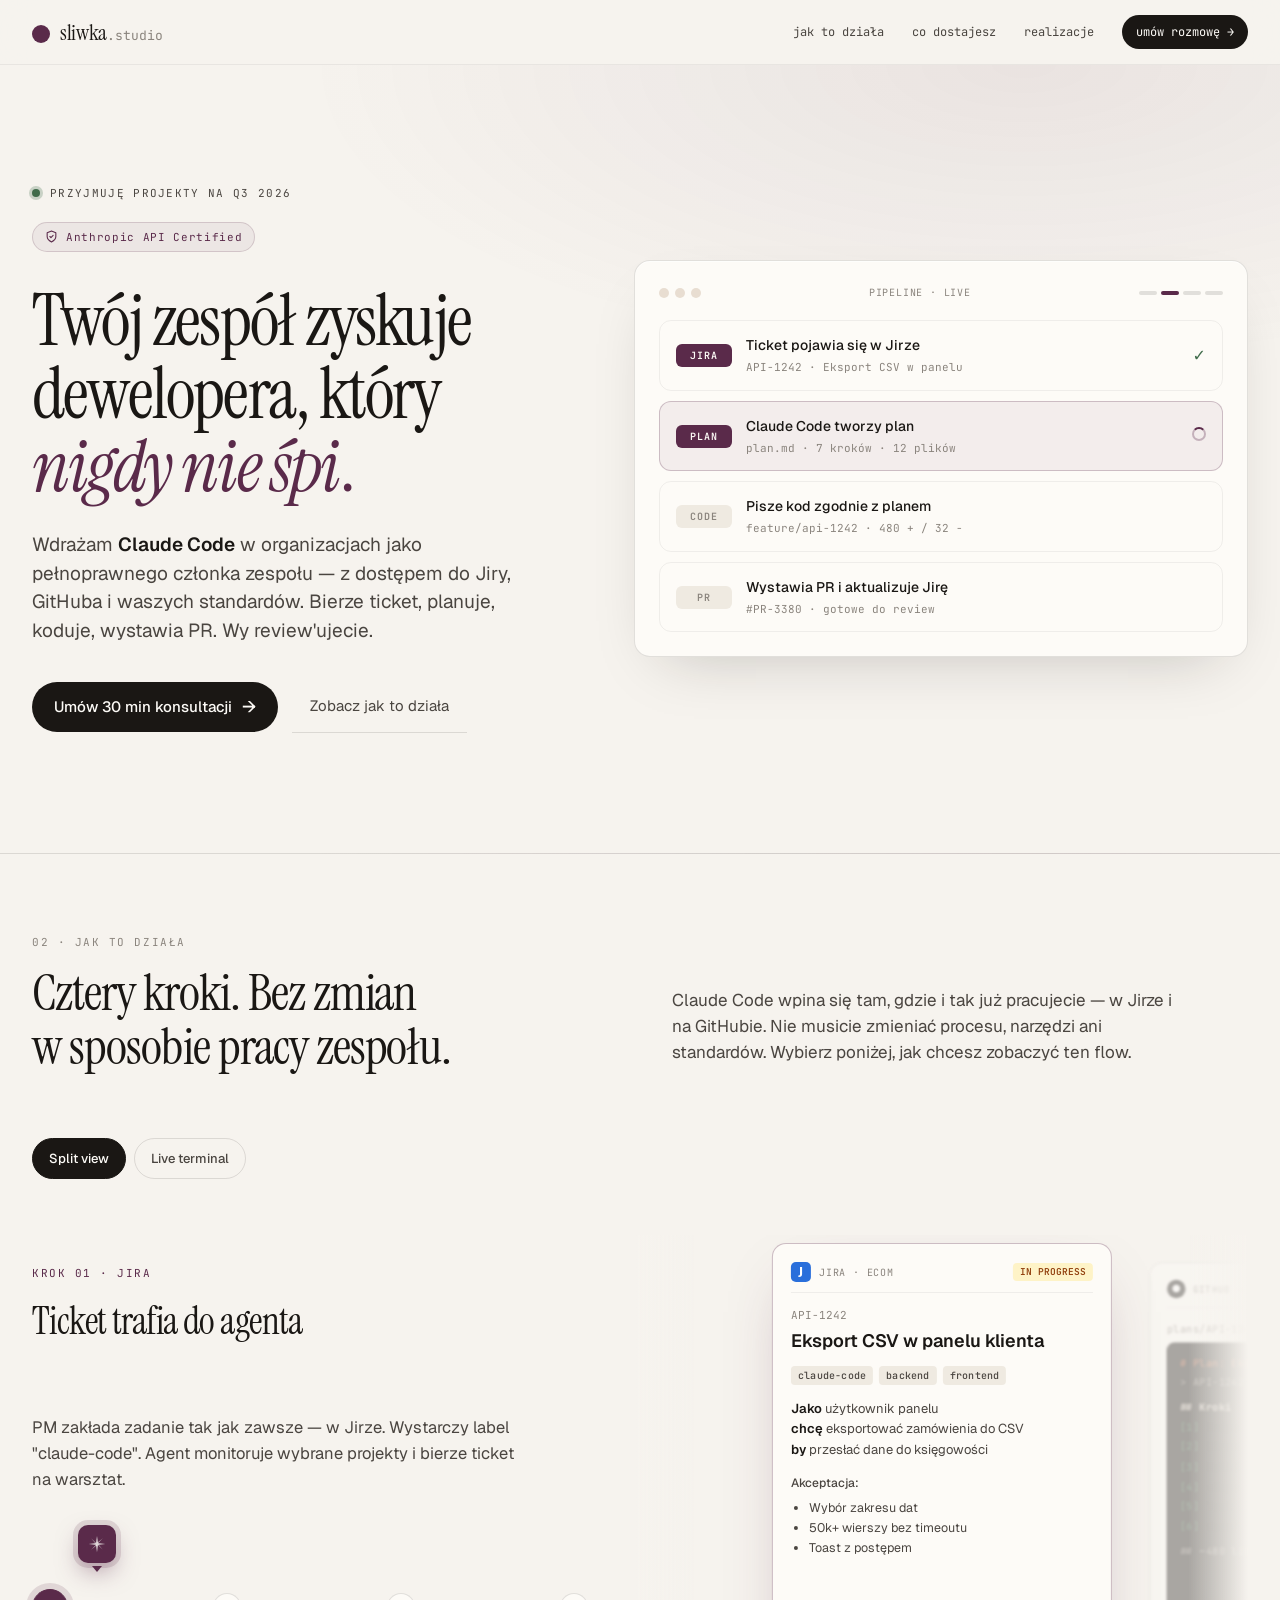
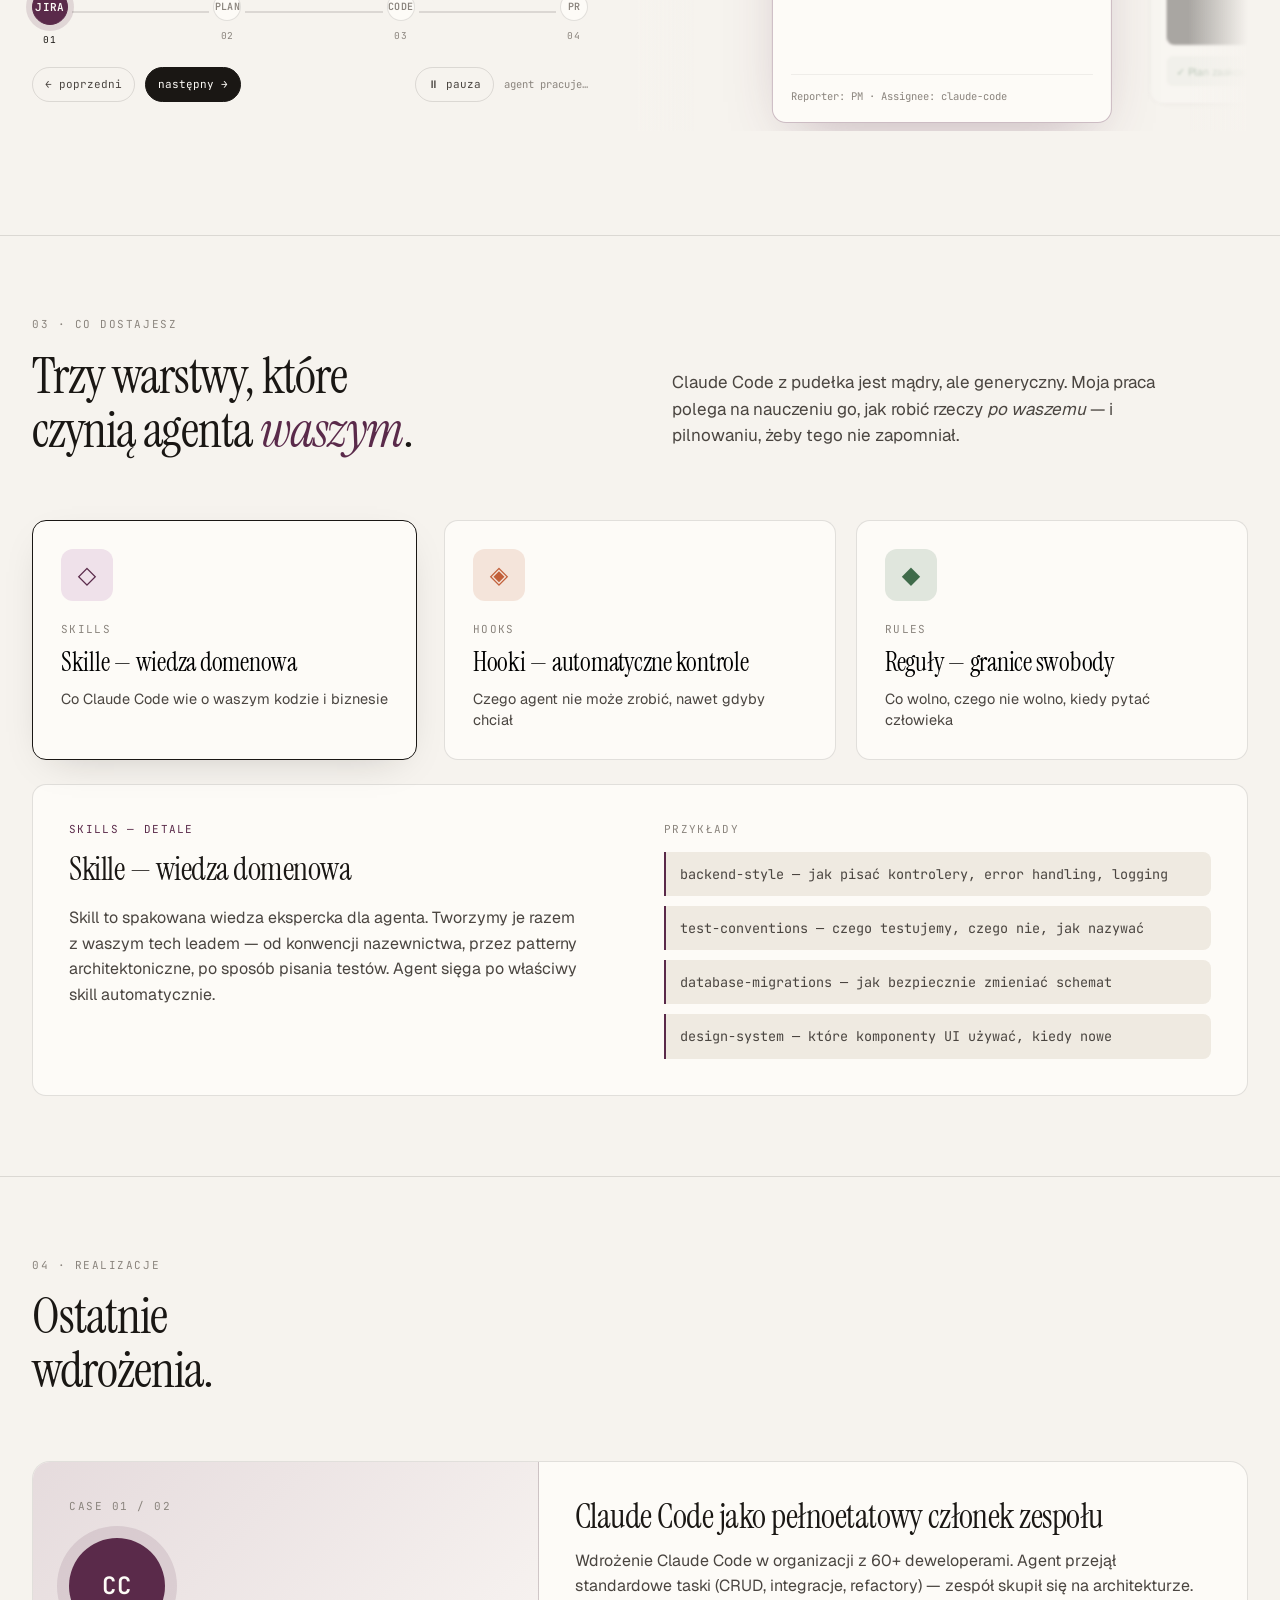
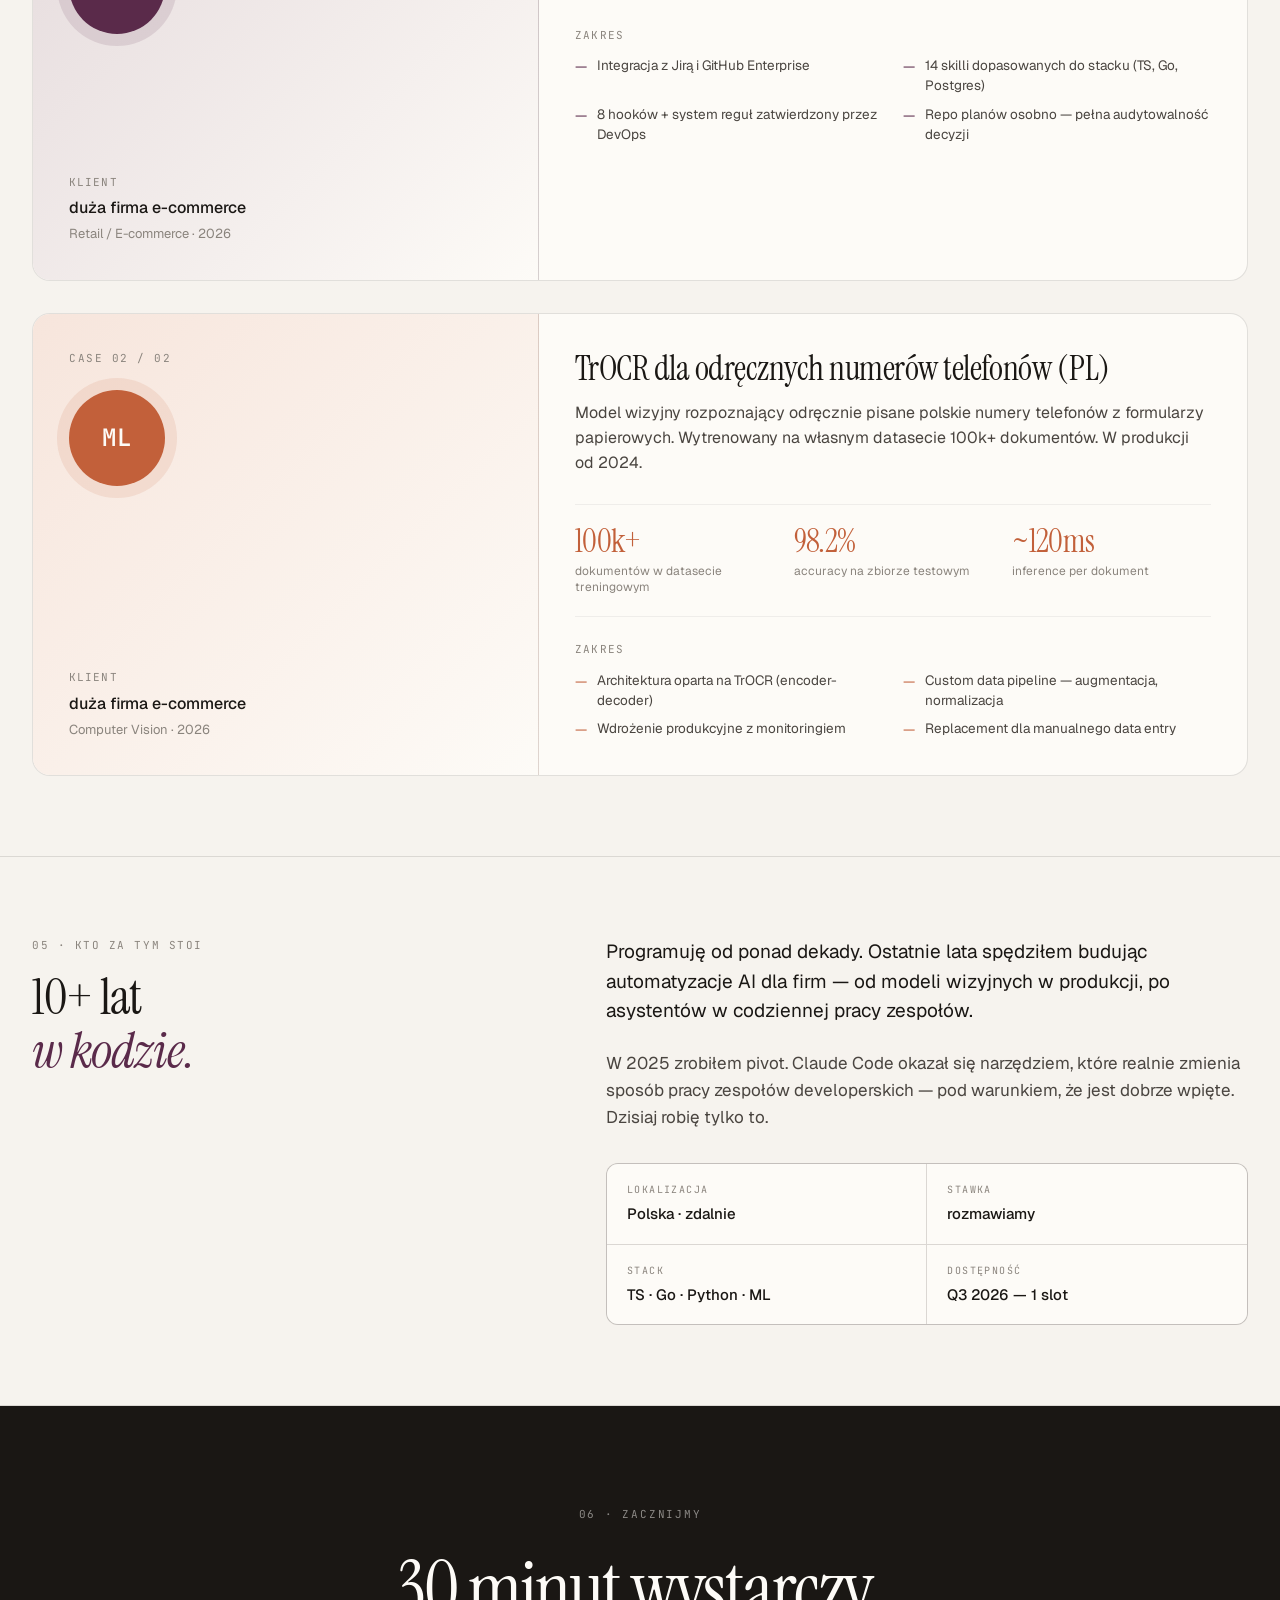
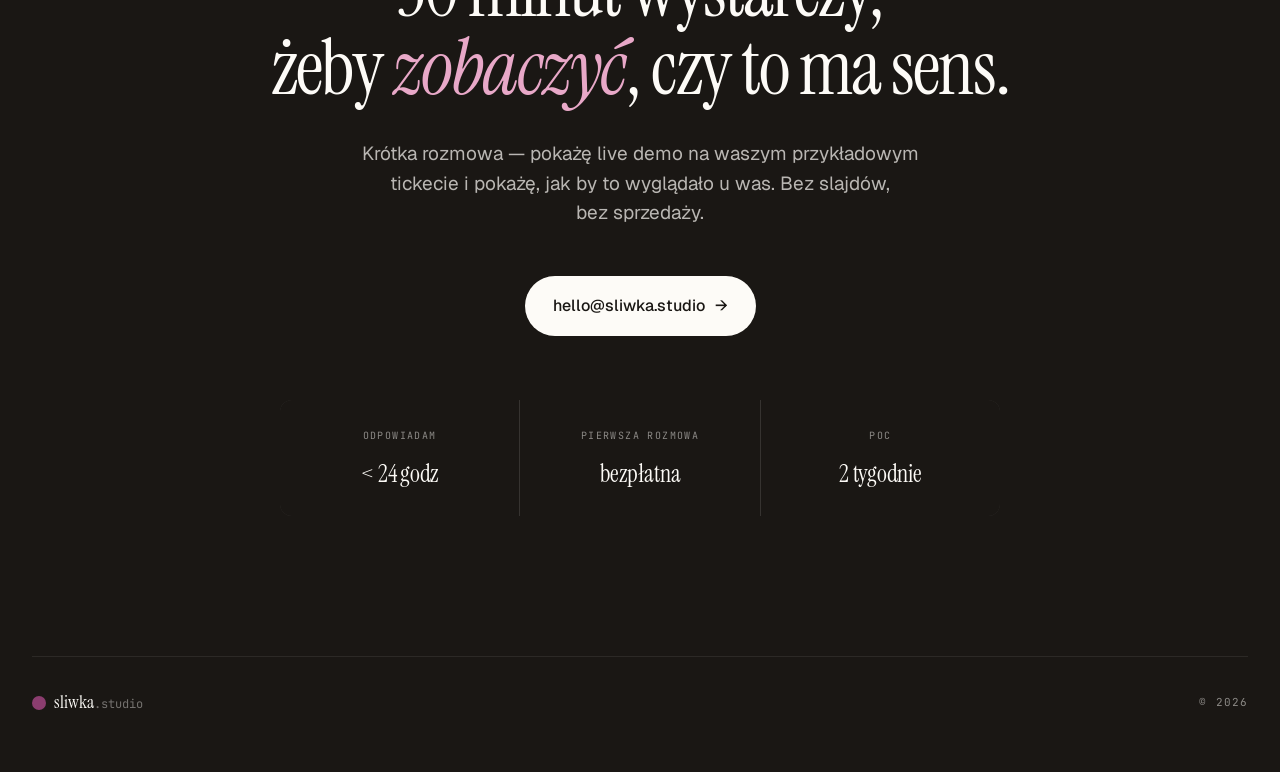
<file: landing-page/index.html>
<!doctype html>
<html lang="pl">
<head>
<meta charset="utf-8" />
<meta name="viewport" content="width=device-width, initial-scale=1" />
<title>sliwka.studio — Claude Code dla zespołów</title>

<meta name="description" content="Wdrażam Claude Code w organizacjach jako pełnoprawnego członka zespołu — z dostępem do Jiry, GitHuba i waszych standardów. Skille, hooki, reguły. Adrian Śliwka, 10+ lat w kodzie.">
<meta name="author" content="Adrian Śliwka">
<meta name="robots" content="index, follow">
<link rel="canonical" href="https://sliwka.studio">

<meta property="og:title" content="sliwka.studio — Claude Code dla zespołów">
<meta property="og:description" content="Wdrażam Claude Code w organizacjach jako pełnoprawnego członka zespołu — z dostępem do Jiry, GitHuba i waszych standardów.">
<meta property="og:url" content="https://sliwka.studio">
<meta property="og:type" content="website">
<meta property="og:locale" content="pl_PL">
<meta property="og:site_name" content="sliwka.studio">

<meta name="twitter:card" content="summary_large_image">
<meta name="twitter:title" content="sliwka.studio — Claude Code dla zespołów">
<meta name="twitter:description" content="Wdrażam Claude Code w organizacjach jako pełnoprawnego członka zespołu.">

<link rel="icon" type="image/svg+xml" href="data:image/svg+xml,<svg xmlns='http://www.w3.org/2000/svg' viewBox='0 0 100 100'><circle fill='%235a2a4a' cx='50' cy='50' r='50'/></svg>">

<link rel="preconnect" href="https://fonts.googleapis.com" />
<link rel="preconnect" href="https://fonts.gstatic.com" crossorigin />
<link href="https://fonts.googleapis.com/css2?family=Instrument+Serif:ital@0;1&family=JetBrains+Mono:wght@400;500;600&family=Geist:wght@300;400;500;600;700&display=swap" rel="stylesheet" />

<style>
  :root{
    --bg:#f6f3ee;
    --bg-2:#efeae1;
    --ink:#1a1714;
    --ink-2:#4a4540;
    --ink-3:#8a847d;
    --line:rgba(26,23,20,.12);
    --line-2:rgba(26,23,20,.06);
    --plum:#5a2a4a;
    --plum-2:#8b3d6f;
    --plum-soft:#efe1ea;
    --accent:#c2603a;
    --green:#3f6b4a;
    --paper:#fdfbf7;
  }
  *{box-sizing:border-box}
  html,body{margin:0;padding:0;background:var(--bg);color:var(--ink);
    font-family:'Geist','Inter',system-ui,sans-serif;font-size:16px;line-height:1.5;
    -webkit-font-smoothing:antialiased;text-rendering:optimizeLegibility}
  body{overflow-x:hidden}
  .serif{font-family:'Instrument Serif',Georgia,serif;font-weight:400;letter-spacing:-.01em}
  .mono{font-family:'JetBrains Mono',ui-monospace,monospace}
  a{color:inherit;text-decoration:none}
  button{font:inherit;cursor:pointer}
  .container{max-width:1280px;margin:0 auto;padding:0 32px}
  .eyebrow{font-family:'JetBrains Mono',monospace;font-size:11px;letter-spacing:.14em;
    text-transform:uppercase;color:var(--ink-3)}
  ::selection{background:var(--plum);color:var(--paper)}

  /* nav */
  .nav{position:sticky;top:0;z-index:50;background:rgba(246,243,238,.82);
    backdrop-filter:blur(20px) saturate(140%);-webkit-backdrop-filter:blur(20px) saturate(140%);
    border-bottom:1px solid var(--line-2)}
  .nav-inner{display:flex;align-items:center;justify-content:space-between;height:64px}
  .brand{display:flex;align-items:baseline;gap:0}
  .brand-dot{width:18px;height:18px;border-radius:50%;background:var(--plum);
    display:inline-block;margin-right:10px;transform:translateY(3px)}
  .brand-name{font-family:'Instrument Serif',serif;font-weight:400;font-size:22px;letter-spacing:-.015em}
  .brand-tld{font-family:'JetBrains Mono',monospace;font-size:13px;color:var(--ink-3)}
  .nav-links{display:flex;align-items:center;gap:28px}
  .nav-link{font-family:'JetBrains Mono',monospace;font-size:12px;color:var(--ink-2)}
  .nav-cta{font-family:'JetBrains Mono',monospace;font-size:12px;padding:8px 14px;
    background:var(--ink);color:var(--paper);border-radius:999px}

  /* hero */
  .hero{padding-top:64px;padding-bottom:120px;border-bottom:1px solid var(--line);
    background:radial-gradient(1200px 500px at 80% 0%,color-mix(in oklab,var(--plum) 8%,transparent) 0%,transparent 60%),var(--bg)}
  .hero-grid{display:grid;grid-template-columns:1.05fr 1.2fr;gap:64px;align-items:center}
  .hero-status{display:flex;align-items:center;gap:10px;margin-bottom:20px}
  .hero-status-dot{width:8px;height:8px;border-radius:50%;background:var(--green);
    box-shadow:0 0 0 3px color-mix(in oklab,var(--green) 25%,transparent)}
  .hero-status-text{font-family:'JetBrains Mono',monospace;font-size:11px;
    letter-spacing:.12em;text-transform:uppercase;color:var(--ink-2)}
  .hero-cert{display:inline-flex;align-items:center;gap:8px;margin-bottom:32px;
    padding:6px 12px;border-radius:999px;background:color-mix(in oklab,var(--plum) 6%,transparent);
    border:1px solid color-mix(in oklab,var(--plum) 18%,transparent);
    font-family:'JetBrains Mono',monospace;font-size:11px;letter-spacing:.06em;
    color:var(--plum);transition:background .2s}
  .hero-cert:hover{background:color-mix(in oklab,var(--plum) 12%,transparent)}
  .hero-cert svg{width:13px;height:13px}
  .hero h1{font-family:'Instrument Serif',serif;font-weight:400;
    font-size:clamp(48px,5.6vw,84px);line-height:1.02;
    margin:0 0 28px;letter-spacing:-.025em;text-wrap:balance}
  .hero h1 em{font-style:italic;color:var(--plum)}
  .hero h1 .dot{color:var(--plum)}
  .hero-lede{font-size:19px;line-height:1.5;color:var(--ink-2);
    max-width:520px;margin:0 0 36px;text-wrap:pretty}
  .hero-lede strong{color:var(--ink);font-weight:600}
  .cta-row{display:flex;gap:14px;align-items:center;flex-wrap:wrap}
  .btn-primary{display:inline-flex;align-items:center;gap:10px;padding:14px 22px;
    background:var(--ink);color:var(--paper);border-radius:999px;font-size:15px;font-weight:500;
    transition:transform .15s ease}
  .btn-primary:hover{transform:translateY(-1px)}
  .btn-primary .arrow{font-size:18px;line-height:1}
  .btn-link{padding:14px 18px;font-size:15px;color:var(--ink-2);
    border-bottom:1px solid var(--line)}

  /* hero pipeline card */
  .pipeline-card{position:relative;background:var(--paper);border:1px solid var(--line);
    border-radius:16px;padding:24px;
    box-shadow:0 1px 0 rgba(255,255,255,.7) inset,0 24px 60px -30px rgba(26,23,20,.25)}
  .pipeline-chrome{display:flex;align-items:center;justify-content:space-between;margin-bottom:20px}
  .pipeline-dots{display:flex;gap:6px}
  .pipeline-dots span{width:10px;height:10px;border-radius:50%;background:#e8ddd1}
  .pipeline-meta{font-family:'JetBrains Mono',monospace;font-size:10px;color:var(--ink-3);letter-spacing:.08em}
  .pipeline-progress{display:flex;gap:4px}
  .pipeline-progress button{width:18px;height:4px;border:0;border-radius:2px;padding:0;
    background:var(--line);transition:background .3s;cursor:pointer}
  .pipeline-progress button.active{background:var(--plum)}
  .pipeline-list{display:flex;flex-direction:column;gap:10px}
  .pipeline-row{display:grid;grid-template-columns:56px 1fr auto;align-items:center;gap:14px;
    padding:14px 16px;border-radius:12px;border:1px solid var(--line-2);
    background:transparent;transition:all .4s ease}
  .pipeline-row.active{background:color-mix(in oklab,var(--plum) 6%,var(--paper));
    border-color:color-mix(in oklab,var(--plum) 25%,transparent)}
  .pipeline-tag{font-family:'JetBrains Mono',monospace;font-size:10px;font-weight:600;
    letter-spacing:.1em;padding:4px 0;text-align:center;
    background:var(--bg-2);color:var(--ink-3);border-radius:6px;transition:all .4s}
  .pipeline-row.active .pipeline-tag,.pipeline-row.done .pipeline-tag{
    background:var(--plum);color:var(--paper)}
  .pipeline-label{font-size:14px;color:var(--ink);font-weight:500}
  .pipeline-side{font-family:'JetBrains Mono',monospace;font-size:11px;color:var(--ink-3);margin-top:3px}
  .pipeline-status{width:24px;text-align:right}
  .pipeline-status .check{color:var(--green);font-size:16px}
  .spinner{display:inline-block;width:14px;height:14px;
    border:2px solid color-mix(in oklab,var(--plum) 30%,transparent);
    border-top-color:var(--plum);border-radius:50%;animation:spin .8s linear infinite}
  @keyframes spin{to{transform:rotate(360deg)}}

  /* generic section */
  section[id]{padding:120px 0;border-bottom:1px solid var(--line)}
  section[id="flow"],section[id="package"],section[id="work"],section[id="about"]{
    padding-top:80px;padding-bottom:80px}
  section[id="contact"]{padding-top:100px;padding-bottom:100px;border-bottom:0}
  .section-head{display:grid;grid-template-columns:1fr 1fr;gap:64px;margin-bottom:64px;align-items:end}
  .section-title{font-family:'Instrument Serif',serif;font-weight:400;
    font-size:clamp(38px,4vw,60px);line-height:1.05;margin:0;letter-spacing:-.02em;text-wrap:balance}
  .section-title em{font-style:italic;color:var(--plum)}
  .section-lede{font-size:17px;color:var(--ink-2);line-height:1.55;max-width:520px;margin:0;padding-bottom:8px}

  /* flow tabs */
  .flow-tabs{display:flex;gap:8px;margin-bottom:32px;flex-wrap:wrap}
  .flow-tab{padding:10px 16px;border-radius:999px;border:1px solid var(--line);
    background:transparent;color:var(--ink-2);font-size:13px;font-weight:500;transition:all .2s}
  .flow-tab.active{border-color:var(--ink);background:var(--ink);color:var(--paper)}

  /* flow split */
  .flow-split-grid{display:grid;grid-template-columns:1fr 1.1fr;gap:48px;align-items:center}
  .fs-step{font-family:'JetBrains Mono',monospace;font-size:11px;color:var(--plum);
    letter-spacing:.14em;margin-bottom:18px}
  .fs-title{font-family:'Instrument Serif',serif;font-weight:400;
    font-size:clamp(28px,3vw,42px);line-height:1.1;margin:0 0 22px;
    letter-spacing:-.015em;text-wrap:balance;min-height:2.4em}
  .fs-body{font-size:16.5px;color:var(--ink-2);line-height:1.6;margin:0 0 32px;
    text-wrap:pretty;min-height:4.8em}
  .word{display:inline-block;opacity:0;animation:wordIn .5s cubic-bezier(.2,.6,.2,1) forwards}
  @keyframes wordIn{from{opacity:0;transform:translateY(6px);filter:blur(2px)}
    to{opacity:1;transform:translateY(0);filter:blur(0)}}
  .fs-rail-wrap{position:relative;margin-top:32px;margin-bottom:20px;padding-top:64px}
  .fs-agent{position:absolute;top:0;left:0;right:0;height:56px;pointer-events:none}
  .fs-agent-inner{position:absolute;transform:translateX(-50%);
    display:flex;flex-direction:column;align-items:center;gap:3px;transition:left .15s linear}
  .fs-agent-bubble{width:38px;height:38px;border-radius:10px;background:var(--plum);
    color:var(--paper);display:flex;align-items:center;justify-content:center;
    box-shadow:0 10px 24px -4px color-mix(in oklab,var(--plum) 50%,transparent),
      0 0 0 5px color-mix(in oklab,var(--plum) 14%,transparent);
    animation:agentBob 1.6s ease-in-out infinite}
  @keyframes agentBob{0%,100%{transform:translateY(0)}50%{transform:translateY(-3px)}}
  .fs-rail{display:flex;align-items:center;gap:0}
  .fs-node{border:0;background:transparent;padding:0;cursor:pointer;
    display:flex;flex-direction:column;align-items:center;gap:8px;flex-shrink:0}
  .fs-node-circle{width:28px;height:28px;border-radius:50%;background:var(--paper);
    border:1.5px solid var(--line);color:var(--ink-3);display:flex;align-items:center;justify-content:center;
    font-family:'JetBrains Mono',monospace;font-size:10px;font-weight:600;letter-spacing:.04em;
    transition:all .35s}
  .fs-node.active .fs-node-circle{width:36px;height:36px;font-size:11px;
    box-shadow:0 0 0 6px color-mix(in oklab,var(--plum) 14%,transparent)}
  .fs-node.done .fs-node-circle,.fs-node.active .fs-node-circle{
    background:var(--plum);border-color:var(--plum);color:var(--paper)}
  .fs-node-num{font-family:'JetBrains Mono',monospace;font-size:9.5px;
    color:var(--ink-3);letter-spacing:.08em;transition:color .3s}
  .fs-node.active .fs-node-num{color:var(--ink)}
  .fs-edge{flex:1;height:2px;background:var(--line);position:relative;
    margin:-12px 4px 0;overflow:hidden}
  .fs-edge-fill{position:absolute;inset:0;background:var(--plum);
    transform:scaleX(0);transform-origin:left;transition:transform .5s ease}
  .fs-edge.done .fs-edge-fill{transform:scaleX(1)}
  .flow-controls{display:flex;gap:10px;align-items:center;flex-wrap:wrap;row-gap:8px}
  .flow-controls button{font-family:'JetBrains Mono',monospace;font-size:11px;
    padding:8px 12px;border-radius:999px;white-space:nowrap;
    background:transparent;color:var(--ink-2);border:1px solid var(--line)}
  .flow-controls .next{background:var(--ink);color:var(--paper);border-color:var(--ink)}
  .flow-controls .pause{margin-left:auto}
  .flow-status{font-family:'JetBrains Mono',monospace;font-size:10.5px;
    color:var(--ink-3);white-space:nowrap}

  /* sliding panels */
  .fs-viewport{position:relative;overflow:hidden;padding:8px 0}
  .fs-track{display:flex;gap:24px;transition:transform .7s cubic-bezier(.7,0,.2,1)}
  .fs-panel{flex-shrink:0;width:340px;transition:all .7s cubic-bezier(.7,0,.2,1);
    transform:scale(.92);opacity:.35;filter:blur(1px)}
  .fs-panel.active{transform:scale(1);opacity:1;filter:none}
  .fs-card{background:var(--paper);border:1px solid var(--line);border-radius:14px;
    padding:18px;min-height:480px;display:flex;flex-direction:column;
    box-shadow:0 4px 16px -8px rgba(26,23,20,.1);transition:all .7s}
  .fs-panel.active .fs-card{
    border-color:color-mix(in oklab,var(--plum) 30%,transparent);
    box-shadow:0 24px 60px -24px color-mix(in oklab,var(--plum) 35%,transparent)}
  .fs-edge-fade{position:absolute;top:0;bottom:0;width:60px;pointer-events:none}
  .fs-edge-fade.l{left:0;background:linear-gradient(90deg,var(--bg),transparent)}
  .fs-edge-fade.r{right:0;background:linear-gradient(270deg,var(--bg),transparent)}

  /* panel internals */
  .panel-head{display:flex;align-items:center;gap:8px;margin-bottom:14px;
    padding-bottom:10px;border-bottom:1px solid var(--line-2)}
  .panel-logo{width:20px;height:20px;border-radius:5px;display:flex;align-items:center;
    justify-content:center;color:#fff;font-size:11px;font-weight:700;flex-shrink:0;
    font-family:system-ui,sans-serif}
  .panel-logo.jira{background:#2a6fdb}
  .panel-logo.gh{background:#1a1714;border-radius:50%;font-size:11px}
  .panel-logo.editor{background:var(--accent);font-size:10px}
  .panel-label{font-family:'JetBrains Mono',monospace;font-size:10px;color:var(--ink-3);
    letter-spacing:.08em;white-space:nowrap;overflow:hidden;text-overflow:ellipsis}
  .panel-status{margin-left:auto;padding:2px 7px;border-radius:4px;font-size:9.5px;
    font-weight:600;white-space:nowrap;font-family:'JetBrains Mono',monospace}
  .panel-status.amber{background:#fef3c7;color:#92400e}
  .panel-status.green{background:#dcfce7;color:#166534}
  .panel-status.live{background:color-mix(in oklab,var(--accent) 18%,transparent);color:var(--accent)}
  .panel-id{font-family:'JetBrains Mono',monospace;font-size:11px;color:var(--ink-3);margin-bottom:6px}
  .panel-h4{margin:0 0 14px;font-size:18px;font-weight:600;line-height:1.25;text-wrap:balance}
  .panel-tags{display:flex;gap:6px;margin-bottom:14px;flex-wrap:wrap}
  .panel-tag{padding:2px 7px;border-radius:4px;font-size:10px;font-weight:500;
    background:var(--bg-2);color:var(--ink-2);
    font-family:'JetBrains Mono',monospace;letter-spacing:.02em}
  .panel-story{font-size:13px;color:var(--ink-2);line-height:1.55;margin-bottom:14px}
  .panel-story strong{color:var(--ink);font-weight:600}
  .panel-accept-label{font-size:12px;color:var(--ink-2);font-weight:500;margin-bottom:6px}
  .panel-accept{margin:0;padding-left:18px;font-size:12.5px;color:var(--ink-2);line-height:1.6}
  .panel-foot{margin-top:auto;padding-top:14px;border-top:1px solid var(--line-2);
    font-size:10.5px;color:var(--ink-3);font-family:'JetBrains Mono',monospace}
  .panel-code{flex:1;padding:14px;background:#1a1714;border-radius:8px;
    font-family:'JetBrains Mono',monospace;font-size:11px;line-height:1.7;
    overflow:hidden;position:relative}
  .panel-code.muted{color:#e8ddd1}
  .panel-code .accent{color:#c2603a}
  .panel-code .dim{color:#8a847d}
  .panel-code .heading{color:#e8ddd1;font-weight:600}
  .panel-code .num{color:#3f6b4a;flex-shrink:0}
  .panel-code-row{display:flex;gap:8px;margin-top:3px}
  .code-line{display:grid;grid-template-columns:24px 1fr;color:#e8ddd1}
  .code-line .ln{color:#4a4540;text-align:right;padding-right:8px}
  .code-line .src{white-space:nowrap;overflow:hidden}
  .blink{display:inline-block;width:6px;height:11px;background:#e8ddd1;
    animation:blink 1s steps(2) infinite;margin-left:32px}
  @keyframes blink{50%{opacity:0}}
  .panel-pills{display:flex;gap:6px;margin-top:10px;flex-wrap:wrap}
  .pill{font-family:'JetBrains Mono',monospace;font-size:9.5px;padding:3px 7px;
    border-radius:4px;white-space:nowrap}
  .pill.green{background:color-mix(in oklab,var(--green) 12%,transparent);
    color:var(--green);border:1px solid color-mix(in oklab,var(--green) 25%,transparent)}
  .panel-plan-ok{margin-top:12px;padding:8px 10px;border-radius:6px;
    background:color-mix(in oklab,var(--green) 10%,transparent);
    font-size:11.5px;color:var(--green)}
  .panel-pr-stats{display:flex;gap:10px;margin-bottom:14px;font-size:11.5px;
    font-family:'JetBrains Mono',monospace;color:var(--ink-3);flex-wrap:wrap}
  .panel-pr-stats .add{color:var(--green)}
  .panel-pr-stats .rm{color:#a64242}
  .panel-pr-files{display:flex;flex-direction:column;gap:5px;
    font-family:'JetBrains Mono',monospace;font-size:11px}
  .panel-pr-file{display:flex;justify-content:space-between;gap:6px;
    padding:5px 8px;background:var(--bg-2);border-radius:5px}
  .panel-pr-file span:first-child{color:var(--ink-2);overflow:hidden;
    text-overflow:ellipsis;white-space:nowrap}
  .panel-pr-file span:last-child{color:var(--green);flex-shrink:0}
  .panel-pr-comment{margin-top:14px;padding:10px 12px;background:var(--plum-soft);
    border-radius:6px;font-size:12px;color:var(--plum);line-height:1.45}
  .panel-pr-foot{margin-top:auto;padding-top:12px;border-top:1px solid var(--line-2);
    display:flex;align-items:center;gap:8px;font-size:11.5px;color:var(--ink-2)}
  .panel-pr-cc{width:20px;height:20px;border-radius:50%;background:var(--plum);
    display:flex;align-items:center;justify-content:center;color:var(--paper);
    font-size:9px;font-weight:600;font-family:'JetBrains Mono',monospace}

  /* terminal */
  .term-wrap{padding:24px 0}
  .term{background:#1a1714;border-radius:14px;overflow:hidden;
    box-shadow:0 24px 60px -30px rgba(26,23,20,.5);
    border:1px solid rgba(255,255,255,.05)}
  .term-chrome{padding:12px 16px;display:flex;align-items:center;justify-content:space-between;
    border-bottom:1px solid rgba(255,255,255,.06)}
  .term-dots{display:flex;gap:6px}
  .term-dots span{width:11px;height:11px;border-radius:50%}
  .term-dots .r{background:#a64242}.term-dots .y{background:#c2a23a}.term-dots .g{background:#3f6b4a}
  .term-title{font-family:'JetBrains Mono',monospace;font-size:11px;color:#8a847d;letter-spacing:.08em}
  .term-clock{font-family:'JetBrains Mono',monospace;font-size:11px;color:#c2603a}
  .term-clock.done{color:#3f6b4a}
  .term-body{height:420px;padding:18px 22px;overflow-y:auto;
    font-family:'JetBrains Mono',monospace;font-size:12.5px;line-height:1.7;color:#e8ddd1}
  .term-body div{opacity:0;animation:fadeIn .25s forwards}
  @keyframes fadeIn{to{opacity:1}}
  .term-body .out{color:#8a847d}
  .term-body .event{color:#c2603a}
  .term-body .done{color:#3f6b4a}
  .term-cursor{display:inline-block;width:7px;height:14px;background:#e8ddd1;
    animation:blink 1s steps(2) infinite;vertical-align:middle;margin-top:4px}
  .term-foot{padding:12px 18px;border-top:1px solid rgba(255,255,255,.06);
    display:flex;align-items:center;justify-content:space-between}
  .term-foot .info{font-family:'JetBrains Mono',monospace;font-size:11px;color:#8a847d}
  .term-foot button{font-family:'JetBrains Mono',monospace;font-size:11px;
    padding:6px 12px;border-radius:6px;background:rgba(255,255,255,.06);
    color:#e8ddd1;border:0}

  /* package */
  .package-grid{display:grid;grid-template-columns:repeat(3,1fr);gap:20px}
  .pkg-btn{text-align:left;padding:0;border:0;background:transparent;cursor:pointer;
    display:flex;flex-direction:column}
  .pkg-card{background:var(--paper);border:1px solid var(--line);
    border-radius:14px;padding:28px;transition:all .3s;height:100%;
    display:flex;flex-direction:column}
  .pkg-btn[aria-selected="true"] .pkg-card{
    border-color:var(--ink);box-shadow:0 12px 40px -20px rgba(26,23,20,.25)}
  .pkg-icon{width:52px;height:52px;border-radius:12px;display:flex;align-items:center;
    justify-content:center;font-size:24px;margin-bottom:20px}
  .pkg-k{font-family:'JetBrains Mono',monospace;font-size:11px;color:var(--ink-3);
    letter-spacing:.12em;margin-bottom:10px}
  .pkg-card h3{font-family:'Instrument Serif',serif;font-weight:400;
    margin:0 0 10px;font-size:26px;line-height:1.15;letter-spacing:-.01em}
  .pkg-tagline{font-size:14.5px;color:var(--ink-2);line-height:1.5;margin:0}
  .pkg-detail{margin-top:24px;padding:36px;background:var(--paper);
    border-radius:14px;border:1px solid var(--line)}
  .pkg-detail-grid{display:grid;grid-template-columns:1fr 1fr;gap:48px}
  .pkg-detail h4{font-family:'Instrument Serif',serif;font-weight:400;
    margin:0 0 18px;font-size:32px;line-height:1.1;letter-spacing:-.015em}
  .pkg-detail-body{font-size:16px;color:var(--ink-2);line-height:1.6;margin:0;text-wrap:pretty}
  .pkg-detail-k{font-family:'JetBrains Mono',monospace;font-size:11px;
    letter-spacing:.12em;margin-bottom:14px}
  .pkg-examples{list-style:none;margin:0;padding:0;display:flex;flex-direction:column;gap:10px}
  .pkg-example{padding:12px 14px;background:var(--bg-2);border-radius:0 8px 8px 0;
    font-size:13.5px;color:var(--ink-2);line-height:1.5}

  /* portfolio */
  .work-list{display:flex;flex-direction:column;gap:32px}
  .case{background:var(--paper);border:1px solid var(--line);border-radius:18px;
    overflow:hidden;display:grid;grid-template-columns:1fr 1.4fr;min-height:420px}
  .case-visual{padding:36px;border-right:1px solid var(--line);
    display:flex;flex-direction:column;justify-content:space-between}
  .case-visual.plum{background:linear-gradient(135deg,color-mix(in oklab,var(--plum) 14%,var(--paper)),var(--paper))}
  .case-visual.accent{background:linear-gradient(135deg,color-mix(in oklab,var(--accent) 14%,var(--paper)),var(--paper))}
  .case-visual-top{}
  .case-num{font-family:'JetBrains Mono',monospace;font-size:11px;
    color:var(--ink-3);letter-spacing:.14em}
  .case-tag{margin-top:24px;width:96px;height:96px;border-radius:50%;color:var(--paper);
    display:flex;align-items:center;justify-content:center;
    font-family:'JetBrains Mono',monospace;font-size:24px;font-weight:600;letter-spacing:.05em}
  .case-tag.plum{background:var(--plum);box-shadow:0 0 0 12px color-mix(in oklab,var(--plum) 12%,transparent)}
  .case-tag.accent{background:var(--accent);box-shadow:0 0 0 12px color-mix(in oklab,var(--accent) 12%,transparent)}
  .case-client{}
  .case-client-k{font-family:'JetBrains Mono',monospace;font-size:11px;
    color:var(--ink-3);letter-spacing:.1em;margin-bottom:6px}
  .case-client-name{font-size:16px;color:var(--ink);font-weight:500}
  .case-sector{font-size:13px;color:var(--ink-3);margin-top:4px}
  .case-body{padding:36px;display:flex;flex-direction:column}
  .case-body h3{font-family:'Instrument Serif',serif;font-weight:400;
    margin:0 0 14px;font-size:34px;line-height:1.1;letter-spacing:-.015em;text-wrap:balance}
  .case-lede{font-size:16px;color:var(--ink-2);line-height:1.55;margin:0 0 28px;text-wrap:pretty}
  .case-metrics{display:grid;grid-template-columns:repeat(3,1fr);gap:20px;
    padding:20px 0;border-top:1px solid var(--line-2);
    border-bottom:1px solid var(--line-2);margin-bottom:24px}
  .case-metric-n{font-family:'Instrument Serif',serif;font-size:32px;
    line-height:1;letter-spacing:-.02em}
  .case-metric-n.plum{color:var(--plum)}.case-metric-n.accent{color:var(--accent)}
  .case-metric-l{font-size:12px;color:var(--ink-3);margin-top:6px;line-height:1.4}
  .case-scope-k{font-family:'JetBrains Mono',monospace;font-size:11px;
    color:var(--ink-3);letter-spacing:.12em;margin-bottom:12px}
  .case-bullets{list-style:none;margin:0;padding:0;display:grid;
    grid-template-columns:1fr 1fr;gap:8px 20px}
  .case-bullets li{display:flex;gap:10px;font-size:13.5px;color:var(--ink-2);line-height:1.5}
  .case-bullets li span:first-child{margin-top:1px}

  /* about */
  .about-grid{display:grid;grid-template-columns:1fr 1.3fr;gap:80px;align-items:start}
  .about-p1{font-size:19px;color:var(--ink);line-height:1.55;margin:0 0 24px;
    text-wrap:pretty;font-weight:400}
  .about-p2{font-size:17px;color:var(--ink-2);line-height:1.6;margin:0 0 32px;text-wrap:pretty}
  .facts{display:grid;grid-template-columns:1fr 1fr;gap:1px;
    background:var(--line);border:1px solid var(--line);border-radius:12px;overflow:hidden}
  .fact{padding:18px 20px;background:var(--paper)}
  .fact-k{font-family:'JetBrains Mono',monospace;font-size:10px;
    color:var(--ink-3);letter-spacing:.14em;margin-bottom:6px}
  .fact-v{font-size:15px;color:var(--ink);font-weight:500}

  /* CTA */
  .cta{padding:140px 0;background:var(--ink);color:var(--paper)}
  .cta-inner{max-width:920px;margin:0 auto;text-align:center}
  .cta-eyebrow{font-family:'JetBrains Mono',monospace;font-size:11px;
    color:rgba(253,251,247,.5);letter-spacing:.16em;margin-bottom:28px}
  .cta h2{font-family:'Instrument Serif',serif;font-weight:400;
    font-size:clamp(48px,6vw,88px);line-height:1.02;margin:0 0 32px;
    letter-spacing:-.025em;text-wrap:balance}
  .cta h2 em{font-style:italic;color:#e8a8c8}
  .cta-lede{font-size:19px;color:rgba(253,251,247,.7);line-height:1.55;
    margin:0 auto 48px;max-width:620px;text-wrap:pretty}
  .cta-buttons{display:flex;gap:14px;justify-content:center;flex-wrap:wrap;margin-bottom:64px}
  .cta-mail{padding:18px 28px;background:var(--paper);color:var(--ink);
    border-radius:999px;font-size:16px;font-weight:500;
    display:inline-flex;align-items:center;gap:10px;transition:transform .15s}
  .cta-mail:hover{transform:translateY(-1px)}
  .cta-facts{display:grid;grid-template-columns:repeat(3,1fr);gap:1px;
    background:rgba(253,251,247,.12);border-radius:12px;overflow:hidden;
    max-width:720px;margin:0 auto}
  .cta-fact{padding:24px 16px;background:var(--ink);text-align:center}
  .cta-fact-k{font-family:'JetBrains Mono',monospace;font-size:10px;
    color:rgba(253,251,247,.5);letter-spacing:.14em;margin-bottom:8px;
    min-height:2.4em;display:flex;align-items:center;justify-content:center;line-height:1.2}
  .cta-fact-v{font-family:'Instrument Serif',serif;font-size:24px;
    color:var(--paper);letter-spacing:-.01em}

  /* footer */
  footer{padding:40px 0 56px;background:var(--ink);color:rgba(253,251,247,.5)}
  .footer-rule{height:1px;background:rgba(253,251,247,.08);margin-bottom:32px}
  .footer-row{display:flex;justify-content:space-between;align-items:center;flex-wrap:wrap;gap:16px}
  .footer-brand{display:flex;align-items:baseline}
  .footer-brand .dot{width:14px;height:14px;border-radius:50%;background:var(--plum-2);
    display:inline-block;margin-right:8px;transform:translateY(2px)}
  .footer-brand .name{font-family:'Instrument Serif',serif;font-size:18px;color:var(--paper)}
  .footer-brand .tld{font-family:'JetBrains Mono',monospace;font-size:12px;color:rgba(253,251,247,.4)}
  .copy{font-family:'JetBrains Mono',monospace;font-size:11px;letter-spacing:.1em}

  /* mobile */
  @media(max-width:760px){
    .container{padding:0 20px}
    .hero{padding-bottom:80px}
    .hero-grid{grid-template-columns:1fr;gap:40px}
    .hero h1{font-size:clamp(40px,11vw,56px)}
    .section-title{font-size:clamp(32px,8vw,44px)}
    .section-head{grid-template-columns:1fr;gap:32px;margin-bottom:48px}
    section[id]{padding-top:56px;padding-bottom:56px}
    section[id="contact"]{padding-top:64px;padding-bottom:64px}
    .nav-links{display:none}
    .flow-split-grid{grid-template-columns:1fr;gap:28px}
    .package-grid{grid-template-columns:1fr}
    .pkg-detail-grid{grid-template-columns:1fr;gap:28px}
    .pkg-detail{padding:24px}
    .case{grid-template-columns:1fr}
    .case-visual{padding:24px;border-right:0}
    .case-visual-top{display:flex;align-items:center;gap:16px;justify-content:space-between}
    .case-tag{margin-top:0;width:64px;height:64px;font-size:18px;box-shadow:none}
    .case-client{margin-top:20px;padding-top:20px;border-top:1px solid var(--line)}
    .case-body{padding:24px}
    .case-bullets{grid-template-columns:1fr}
    .about-grid{grid-template-columns:1fr;gap:40px}
    .facts{grid-template-columns:1fr}
    .flow-controls{flex-direction:column;align-items:stretch}
    .flow-controls > button{justify-content:center;margin-left:0}
    .flow-status{display:none}
    .fs-edge-fade{display:none}
    .cta-row{flex-direction:column;align-items:stretch}
    .cta-row > a{justify-content:center;text-align:center}
    .cta{padding:80px 0}
    .cta-buttons{margin-bottom:40px}
    .term-body{height:340px}
  }
</style>
</head>
<body>

<nav class="nav" aria-label="Główna nawigacja">
  <div class="container nav-inner">
    <a href="#top" class="brand" aria-label="sliwka.studio — strona główna">
      <span class="brand-dot" aria-hidden="true"></span>
      <span class="brand-name">sliwka</span>
      <span class="brand-tld">.studio</span>
    </a>
    <div class="nav-links">
      <a href="#flow" class="nav-link">jak to działa</a>
      <a href="#package" class="nav-link">co dostajesz</a>
      <a href="#work" class="nav-link">realizacje</a>
      <a href="#contact" class="nav-cta">umów rozmowę →</a>
    </div>
  </div>
</nav>

<main>
<section id="top" class="hero">
  <div class="container">
    <div class="hero-grid">
      <div>
        <div class="hero-status">
          <span class="hero-status-dot" aria-hidden="true"></span>
          <span class="hero-status-text">Przyjmuję projekty na Q3 2026</span>
        </div>

        <a href="https://verify.skilljar.com/c/d997mdyzd6g2"
           target="_blank" rel="noopener noreferrer" class="hero-cert"
           aria-label="Anthropic API Certified — zweryfikuj certyfikat">
          <svg viewBox="0 0 24 24" fill="none" stroke="currentColor" stroke-width="2"
               stroke-linecap="round" stroke-linejoin="round" aria-hidden="true">
            <path d="M12 22s8-4 8-10V5l-8-3-8 3v7c0 6 8 10 8 10z"/>
            <path d="m9 12 2 2 4-4"/>
          </svg>
          <span>Anthropic API Certified</span>
        </a>

        <h1>Twój zespół zyskuje<br>dewelopera, który<br><em>nigdy nie śpi</em><span class="dot">.</span></h1>

        <p class="hero-lede">
          Wdrażam <strong>Claude Code</strong> w organizacjach jako pełnoprawnego członka zespołu —
          z dostępem do Jiry, GitHuba i waszych standardów. Bierze ticket, planuje, koduje, wystawia PR.
          Wy review&apos;ujecie.
        </p>

        <div class="cta-row">
          <a href="#contact" class="btn-primary">
            Umów 30 min konsultacji <span class="arrow" aria-hidden="true">→</span>
          </a>
          <a href="#flow" class="btn-link">Zobacz jak to działa</a>
        </div>
      </div>

      <div id="hero-pipeline-mount"></div>
    </div>
  </div>
</section>

<section id="flow">
  <div class="container">
    <div class="section-head">
      <div>
        <div class="eyebrow" style="margin-bottom:16px">02 · Jak to działa</div>
        <h2 class="section-title">Cztery kroki. Bez zmian<br>w sposobie pracy zespołu.</h2>
      </div>
      <p class="section-lede">
        Claude Code wpina się tam, gdzie i tak już pracujecie — w Jirze i na GitHubie.
        Nie musicie zmieniać procesu, narzędzi ani standardów. Wybierz poniżej, jak chcesz
        zobaczyć ten flow.
      </p>
    </div>

    <div class="flow-tabs" role="tablist">
      <button class="flow-tab active" data-variant="split" role="tab" aria-selected="true">Split view</button>
      <button class="flow-tab" data-variant="terminal" role="tab" aria-selected="false">Live terminal</button>
    </div>

    <div id="flow-mount"></div>
  </div>
</section>

<section id="package">
  <div class="container">
    <div class="section-head">
      <div>
        <div class="eyebrow" style="margin-bottom:16px">03 · Co dostajesz</div>
        <h2 class="section-title">Trzy warstwy, które<br>czynią agenta <em>waszym</em>.</h2>
      </div>
      <p class="section-lede">
        Claude Code z pudełka jest mądry, ale generyczny. Moja praca polega na nauczeniu go,
        jak robić rzeczy <em>po waszemu</em> — i pilnowaniu, żeby tego nie zapomniał.
      </p>
    </div>

    <div class="package-grid" id="pkg-grid" role="tablist"></div>
    <div class="pkg-detail" id="pkg-detail"></div>
  </div>
</section>

<section id="work">
  <div class="container">
    <div style="margin-bottom:64px;max-width:720px">
      <div class="eyebrow" style="margin-bottom:16px">04 · Realizacje</div>
      <h2 class="section-title">Ostatnie<br>wdrożenia.</h2>
    </div>

    <div class="work-list">
      <article class="case">
        <div class="case-visual plum">
          <div class="case-visual-top">
            <div class="case-num">CASE 01 / 02</div>
            <div class="case-tag plum">CC</div>
          </div>
          <div class="case-client">
            <div class="case-client-k">KLIENT</div>
            <div class="case-client-name">duża firma e-commerce</div>
            <div class="case-sector">Retail / E-commerce · 2026</div>
          </div>
        </div>
        <div class="case-body">
          <h3>Claude Code jako pełnoetatowy członek zespołu</h3>
          <p class="case-lede">
            Wdrożenie Claude Code w organizacji z 60+ deweloperami. Agent przejął standardowe
            taski (CRUD, integracje, refactory) — zespół skupił się na architekturze.
          </p>
          <div class="case-scope-k">ZAKRES</div>
          <ul class="case-bullets">
            <li><span style="color:var(--plum)">—</span><span>Integracja z Jirą i GitHub Enterprise</span></li>
            <li><span style="color:var(--plum)">—</span><span>14 skilli dopasowanych do stacku (TS, Go, Postgres)</span></li>
            <li><span style="color:var(--plum)">—</span><span>8 hooków + system reguł zatwierdzony przez DevOps</span></li>
            <li><span style="color:var(--plum)">—</span><span>Repo planów osobno — pełna audytowalność decyzji</span></li>
          </ul>
        </div>
      </article>

      <article class="case">
        <div class="case-visual accent">
          <div class="case-visual-top">
            <div class="case-num">CASE 02 / 02</div>
            <div class="case-tag accent">ML</div>
          </div>
          <div class="case-client">
            <div class="case-client-k">KLIENT</div>
            <div class="case-client-name">duża firma e-commerce</div>
            <div class="case-sector">Computer Vision · 2026</div>
          </div>
        </div>
        <div class="case-body">
          <h3>TrOCR dla odręcznych numerów telefonów (PL)</h3>
          <p class="case-lede">
            Model wizyjny rozpoznający odręcznie pisane polskie numery telefonów z formularzy
            papierowych. Wytrenowany na własnym datasecie 100k+ dokumentów. W produkcji od 2024.
          </p>
          <div class="case-metrics">
            <div>
              <div class="case-metric-n accent">100k+</div>
              <div class="case-metric-l">dokumentów w datasecie treningowym</div>
            </div>
            <div>
              <div class="case-metric-n accent">98.2%</div>
              <div class="case-metric-l">accuracy na zbiorze testowym</div>
            </div>
            <div>
              <div class="case-metric-n accent">~120ms</div>
              <div class="case-metric-l">inference per dokument</div>
            </div>
          </div>
          <div class="case-scope-k">ZAKRES</div>
          <ul class="case-bullets">
            <li><span style="color:var(--accent)">—</span><span>Architektura oparta na TrOCR (encoder-decoder)</span></li>
            <li><span style="color:var(--accent)">—</span><span>Custom data pipeline — augmentacja, normalizacja</span></li>
            <li><span style="color:var(--accent)">—</span><span>Wdrożenie produkcyjne z monitoringiem</span></li>
            <li><span style="color:var(--accent)">—</span><span>Replacement dla manualnego data entry</span></li>
          </ul>
        </div>
      </article>
    </div>
  </div>
</section>

<section id="about">
  <div class="container">
    <div class="about-grid">
      <div>
        <div class="eyebrow" style="margin-bottom:16px">05 · Kto za tym stoi</div>
        <h2 class="section-title">10+ lat<br><em>w kodzie.</em></h2>
      </div>
      <div>
        <p class="about-p1">
          Programuję od ponad dekady. Ostatnie lata spędziłem budując automatyzacje AI dla firm —
          od modeli wizyjnych w produkcji, po asystentów w codziennej pracy zespołów.
        </p>
        <p class="about-p2">
          W 2025 zrobiłem pivot. Claude Code okazał się narzędziem, które realnie zmienia sposób
          pracy zespołów developerskich — pod warunkiem, że jest dobrze wpięte. Dzisiaj robię tylko to.
        </p>
        <div class="facts">
          <div class="fact"><div class="fact-k">LOKALIZACJA</div><div class="fact-v">Polska · zdalnie</div></div>
          <div class="fact"><div class="fact-k">STAWKA</div><div class="fact-v">rozmawiamy</div></div>
          <div class="fact"><div class="fact-k">STACK</div><div class="fact-v">TS · Go · Python · ML</div></div>
          <div class="fact"><div class="fact-k">DOSTĘPNOŚĆ</div><div class="fact-v">Q3 2026 — 1 slot</div></div>
        </div>
      </div>
    </div>
  </div>
</section>

<section id="contact" class="cta">
  <div class="container">
    <div class="cta-inner">
      <div class="cta-eyebrow">06 · ZACZNIJMY</div>
      <h2>30 minut wystarczy,<br>żeby <em>zobaczyć</em>, czy to ma sens.</h2>
      <p class="cta-lede">
        Krótka rozmowa — pokażę live demo na waszym przykładowym tickecie i pokażę,
        jak by to wyglądało u was. Bez slajdów, bez sprzedaży.
      </p>
      <div class="cta-buttons">
        <a href="mailto:hello@sliwka.studio" class="cta-mail">
          hello@sliwka.studio <span aria-hidden="true">→</span>
        </a>
      </div>
      <div class="cta-facts">
        <div class="cta-fact">
          <div class="cta-fact-k">ODPOWIADAM</div>
          <div class="cta-fact-v">&lt; 24 godz</div>
        </div>
        <div class="cta-fact">
          <div class="cta-fact-k">PIERWSZA ROZMOWA</div>
          <div class="cta-fact-v">bezpłatna</div>
        </div>
        <div class="cta-fact">
          <div class="cta-fact-k">POC</div>
          <div class="cta-fact-v">2 tygodnie</div>
        </div>
      </div>
    </div>
  </div>
</section>
</main>

<footer>
  <div class="container">
    <div class="footer-rule"></div>
    <div class="footer-row">
      <div class="footer-brand">
        <span class="dot"></span>
        <span class="name">sliwka</span>
        <span class="tld">.studio</span>
      </div>
      <div class="copy">© 2026</div>
    </div>
  </div>
</footer>

<script>
(function(){
'use strict';

// ───── helpers ─────
const $ = (sel, root) => (root||document).querySelector(sel);
const el = (tag, props, ...children) => {
  const n = document.createElement(tag);
  if(props){
    for(const k in props){
      if(k==='class') n.className = props[k];
      else if(k==='style' && typeof props[k]==='object') Object.assign(n.style, props[k]);
      else if(k.startsWith('on') && typeof props[k]==='function') n.addEventListener(k.slice(2).toLowerCase(), props[k]);
      else if(k==='html') n.innerHTML = props[k];
      else if(k in n) n[k] = props[k];
      else n.setAttribute(k, props[k]);
    }
  }
  for(const c of children){
    if(c==null||c===false) continue;
    n.append(c.nodeType ? c : document.createTextNode(c));
  }
  return n;
};

// Word-by-word reveal
function wordReveal(text, delay, stagger){
  delay = delay||0; stagger = stagger||40;
  const frag = document.createDocumentFragment();
  const parts = text.split(/(\s+)/);
  let wi = 0;
  for(const p of parts){
    if(/^\s+$/.test(p)){ frag.append(p); continue; }
    const span = document.createElement('span');
    span.className = 'word';
    span.textContent = p;
    span.style.animationDelay = (delay + wi*stagger) + 'ms';
    wi++;
    frag.append(span);
  }
  return frag;
}

// Smooth scroll
document.querySelectorAll('a[href^="#"]').forEach(a=>{
  a.addEventListener('click', e=>{
    const href = a.getAttribute('href');
    if(!href || href === '#') return;
    const target = document.querySelector(href);
    if(!target) return;
    e.preventDefault();
    const top = target.getBoundingClientRect().top + window.pageYOffset - 56;
    window.scrollTo({top, behavior:'smooth'});
  });
});

// ───── HERO PIPELINE ─────
function HeroPipeline(mount){
  const steps = [
    {k:'JIRA', label:'Ticket pojawia się w Jirze',     side:'API-1242 · Eksport CSV w panelu'},
    {k:'PLAN', label:'Claude Code tworzy plan',         side:'plan.md · 7 kroków · 12 plików'},
    {k:'CODE', label:'Pisze kod zgodnie z planem',      side:'feature/api-1242 · 480 + / 32 −'},
    {k:'PR',   label:'Wystawia PR i aktualizuje Jirę',  side:'#PR-3380 · gotowe do review'},
  ];
  let step = 0, paused = false;

  const card = el('div', {class:'pipeline-card'});

  const chrome = el('div', {class:'pipeline-chrome'},
    el('div', {class:'pipeline-dots'}, el('span'), el('span'), el('span')),
    el('div', {class:'pipeline-meta'}, 'PIPELINE · LIVE'),
    el('div', {class:'pipeline-progress'})
  );
  card.append(chrome);
  const progressEl = chrome.querySelector('.pipeline-progress');
  for(let i=0;i<4;i++){
    const b = el('button', {type:'button', 'aria-label':'Krok '+(i+1)});
    b.addEventListener('click', ()=>{ step = i; paused = true; render(); });
    progressEl.append(b);
  }

  const list = el('div', {class:'pipeline-list'});
  card.append(list);

  function render(){
    list.innerHTML = '';
    progressEl.querySelectorAll('button').forEach((b,i)=>{
      b.classList.toggle('active', i===step);
    });
    steps.forEach((s,i)=>{
      const active = i===step, done = i<step;
      const row = el('div', {class:'pipeline-row'+(active?' active':'')+(done?' done':'')},
        el('div', {class:'pipeline-tag'}, s.k),
        el('div', null,
          el('div', {class:'pipeline-label'}, s.label),
          el('div', {class:'pipeline-side'}, s.side)
        ),
        el('div', {class:'pipeline-status'},
          done ? el('span', {class:'check'}, '✓')
          : active ? el('span', {class:'spinner'})
          : ''
        )
      );
      list.append(row);
    });
  }
  render();

  const wrap = el('div', null, card);
  wrap.addEventListener('mouseenter', ()=>{ paused = true; });
  wrap.addEventListener('mouseleave', ()=>{ paused = false; });
  mount.append(wrap);

  setInterval(()=>{
    if(paused) return;
    step = (step+1)%4;
    render();
  }, 2400);
}
HeroPipeline($('#hero-pipeline-mount'));

// ───── FLOW SPLIT ─────
function FlowSplit(mount){
  const stages = [
    {k:'JIRA', n:'01', title:'Ticket trafia do agenta',
      body:'PM zakłada zadanie tak jak zawsze — w Jirze. Wystarczy label "claude-code". Agent monitoruje wybrane projekty i bierze ticket na warsztat.',
      panel: panelJira},
    {k:'PLAN', n:'02', title:'Najpierw plan, dopiero potem kod',
      body:'Claude Code czyta kod i kontekst, pisze plan implementacji w Markdownie. Plan trafia jako PR na dedykowane repo — review’ujesz go zanim cokolwiek zostanie napisane.',
      panel: panelPlan},
    {k:'CODE', n:'03', title:'Kod zgodny z waszymi standardami',
      body:'Skille uczą agenta jak piszecie. Hooki blokują wszystko, co odbiega — lint, testy, security. Reguły określają, kiedy agent musi zapytać zamiast działać sam.',
      panel: panelCode},
    {k:'PR',   n:'04', title:'Pull request gotowy do review',
      body:'Kod trafia jako PR z opisem co i dlaczego. Jira dostaje komentarz z linkiem. Jeśli review zwraca uwagi — agent czyta je i poprawia. Wasz senior tylko klika "approve".',
      panel: panelPR},
  ];
  const total = stages.length;
  const segments = total - 1;
  const STEP_MS = 7000;
  const TAIL_PAUSE_MS = 4000;
  const TRAVEL_MS = STEP_MS * segments + TAIL_PAUSE_MS;

  let step = 0, playing = true, agentPct = 0;
  let virtualTime = 0, lastFrame = null;

  // build static layout
  const root = el('div', {style:{padding:'24px 0'}});
  const grid = el('div', {class:'flow-split-grid'});
  root.append(grid);

  // LEFT
  const left = el('div');
  const stepLabel = el('div', {class:'fs-step'});
  const titleEl = el('h3', {class:'serif fs-title'});
  const bodyEl = el('p', {class:'fs-body'});

  const railWrap = el('div', {class:'fs-rail-wrap'});
  const agentLayer = el('div', {class:'fs-agent'});
  const agentInner = el('div', {class:'fs-agent-inner'},
    el('div', {class:'fs-agent-bubble', html: claudeMarkSVG(20)}),
    el('div', {html:'<svg width="10" height="6" viewBox="0 0 10 6" style="display:block"><path d="M5 6 L0 0 L10 0 Z" fill="var(--plum)" /></svg>'})
  );
  agentLayer.append(agentInner);
  railWrap.append(agentLayer);

  const rail = el('div', {class:'fs-rail'});
  const nodes = [];
  const edges = [];
  stages.forEach((s,i)=>{
    const node = el('button', {class:'fs-node', type:'button'},
      el('div', {class:'fs-node-circle'}, s.k),
      el('span', {class:'fs-node-num mono'}, s.n)
    );
    node.addEventListener('click', ()=>goTo(i));
    rail.append(node);
    nodes.push(node);
    if(i < stages.length - 1){
      const edge = el('div', {class:'fs-edge'}, el('div', {class:'fs-edge-fill'}));
      rail.append(edge);
      edges.push(edge);
    }
  });
  railWrap.append(rail);

  const controls = el('div', {class:'flow-controls'});
  const prev = el('button', {class:'mono', type:'button'}, '← poprzedni');
  const next = el('button', {class:'mono next', type:'button'}, 'następny →');
  const playBtn = el('button', {class:'mono pause', type:'button'}, '⏸ pauza');
  const status = el('span', {class:'mono flow-status'}, 'agent pracuje…');
  prev.addEventListener('click', ()=>goTo((step-1+total)%total));
  next.addEventListener('click', ()=>goTo((step+1)%total));
  playBtn.addEventListener('click', ()=>{
    playing = !playing;
    playBtn.textContent = playing ? '⏸ pauza' : '▶ odtwórz';
    status.textContent = playing ? 'agent pracuje…' : 'wstrzymano';
    lastFrame = null;
  });
  controls.append(prev, next, playBtn, status);

  left.append(stepLabel, titleEl, bodyEl, railWrap, controls);
  grid.append(left);

  // RIGHT
  const viewport = el('div', {class:'fs-viewport'});
  const track = el('div', {class:'fs-track'});
  const panels = stages.map(()=>{
    const p = el('div', {class:'fs-panel'});
    const card = el('div', {class:'fs-card'});
    p.append(card);
    track.append(p);
    return {wrap:p, card};
  });
  viewport.append(track,
    el('div', {class:'fs-edge-fade l'}),
    el('div', {class:'fs-edge-fade r'})
  );
  grid.append(viewport);
  mount.append(root);

  function applyText(){
    const s = stages[step];
    stepLabel.textContent = `KROK ${s.n} · ${s.k}`;
    titleEl.innerHTML = '';
    titleEl.append(wordReveal(s.title, 0, 60));
    bodyEl.innerHTML = '';
    bodyEl.append(wordReveal(s.body, 250, 28));
  }

  function applyVisual(){
    nodes.forEach((n,i)=>{
      n.classList.toggle('active', i===step);
      n.classList.toggle('done', i<step);
    });
    edges.forEach((e,i)=>{
      e.classList.toggle('done', i<step);
    });
    panels.forEach((p,i)=>{
      p.wrap.classList.toggle('active', i===step);
      p.card.innerHTML = '';
      stages[i].panel(p.card, {active:i===step, done:i<step, progress: i===step ? 80 : (i<step ? 100 : 0)});
    });
    const offset = step * (340 + 24);
    track.style.transform = `translateX(calc(50% - ${offset}px - 170px))`;
    agentInner.style.left = agentPct + '%';
  }

  function applyTime(vt){
    const sweepMs = segments * STEP_MS;
    let raw;
    if(vt < sweepMs) raw = vt / STEP_MS;
    else raw = segments;
    const i = Math.floor(Math.min(segments - 0.0001, raw));
    const frac = raw - i;
    const eased = 0.5 - 0.5 * Math.cos(Math.PI * Math.min(1, frac));
    const pct = ((i + eased) / segments) * 100;
    agentPct = Math.min(100, pct);
    const newStep = Math.min(total-1, Math.round(raw));
    const stepChanged = newStep !== step;
    step = newStep;
    if(stepChanged){ applyText(); }
    applyVisual();
  }

  function goTo(i){
    virtualTime = i === segments ? segments * STEP_MS + 100 : i * STEP_MS;
    applyTime(virtualTime);
  }

  function tick(now){
    if(lastFrame == null) lastFrame = now;
    const dt = now - lastFrame;
    lastFrame = now;
    if(playing){
      virtualTime = (virtualTime + dt) % TRAVEL_MS;
    }
    applyTime(virtualTime);
    raf = requestAnimationFrame(tick);
  }
  let raf = requestAnimationFrame(tick);

  applyText();
  applyVisual();

  return ()=>{ cancelAnimationFrame(raf); };
}

// Panel renderers
function panelHead(parent, opts){
  const head = el('div', {class:'panel-head'});
  const logo = el('div', {class:'panel-logo '+opts.logoClass}, opts.logoText);
  head.append(logo);
  head.append(el('span', {class:'panel-label'}, opts.label));
  head.append(el('span', {class:'panel-status '+opts.statusClass}, opts.status));
  parent.append(head);
}

function panelJira(parent){
  panelHead(parent, {logoClass:'jira', logoText:'J', label:'JIRA · ECOM',
    status:'IN PROGRESS', statusClass:'amber'});
  parent.append(el('div', {class:'panel-id'}, 'API-1242'));
  parent.append(el('h4', {class:'panel-h4'}, 'Eksport CSV w panelu klienta'));
  const tags = el('div', {class:'panel-tags'});
  ['claude-code','backend','frontend'].forEach(t=> tags.append(el('span', {class:'panel-tag'}, t)));
  parent.append(tags);
  parent.append(el('div', {class:'panel-story', html:
    '<strong>Jako</strong> użytkownik panelu<br><strong>chcę</strong> eksportować zamówienia do CSV<br><strong>by</strong> przesłać dane do księgowości'}));
  parent.append(el('div', {class:'panel-accept-label'}, 'Akceptacja:'));
  const ul = el('ul', {class:'panel-accept'});
  ['Wybór zakresu dat','50k+ wierszy bez timeoutu','Toast z postępem'].forEach(t=> ul.append(el('li', null, t)));
  parent.append(ul);
  parent.append(el('div', {class:'panel-foot'}, 'Reporter: PM · Assignee: claude-code'));
}

function panelPlan(parent){
  panelHead(parent, {logoClass:'gh', logoText:'●', label:'GITHUB · plans-repo',
    status:'PR #112 ✓', statusClass:'green'});
  parent.append(el('div', {class:'panel-id'}, 'plans/API-1242.md'));
  const code = el('div', {class:'panel-code'});
  code.append(el('div', {class:'accent'}, '# Plan: Eksport CSV'));
  code.append(el('div', {class:'dim', style:{marginTop:'2px'}}, '> API-1242 · feature/api-1242'));
  code.append(el('div', {style:{height:'8px'}}));
  code.append(el('div', {class:'heading'}, '## Kroki'));
  ['Endpoint /api/exports/csv (POST)','Strumień — chunked write','Walidacja zakresu dat',
   '<ExportButton/> + toast','Test e2e — 50k wierszy','docs/exports.md']
    .forEach((it,i)=>{
      const row = el('div', {class:'panel-code-row'});
      row.append(el('span', {class:'num'}, '['+(i+1)+']'));
      row.append(el('span', null, it));
      code.append(row);
    });
  code.append(el('div', {style:{height:'8px'}}));
  code.append(el('div', {class:'dim'}, '## ~480 linii · 12 plików'));
  parent.append(code);
  parent.append(el('div', {class:'panel-plan-ok'}, '✓ Plan zaakceptowany przez @senior-dev'));
}

function panelCode(parent, ctx){
  const ctxNorm = ctx || {};
  panelHead(parent, {logoClass:'editor', logoText:'</>', label:'EDITOR · exports.ts',
    status: ctxNorm.done ? '✓ saved' : (ctxNorm.active ? '● writing' : '—'),
    statusClass: ctxNorm.done ? 'green' : 'live'});
  const lines = [
    {n:12, c:'#8a847d', t:'// per plan §2 — chunked write'},
    {n:13, parts:[['#b97abf','export async function '],['#c2603a','streamCsv'],[null,'({ from, to }) {']]},
    {n:14, parts:[[null,'  '],['#b97abf','const'],[null,' s = '],['#c2603a','createStream'],[null,'();']]},
    {n:15, parts:[[null,'  '],['#b97abf','for await'],[null,' ('],['#b97abf','const'],[null,' c '],['#b97abf','of'],[null,' '],['#c2603a','fetchOrders'],[null,'()) {']]},
    {n:16, parts:[[null,'    s.'],['#c2603a','write'],[null,'('],['#c2603a','toCsvRow'],[null,'(c));']]},
    {n:17, parts:[[null,'  }']]},
    {n:18, parts:[[null,'  '],['#b97abf','return'],[null,' s.'],['#c2603a','finalize'],[null,'();']]}
  ];
  const total = lines.length;
  const local = Math.max(0, Math.min(1, (ctxNorm.progress||0)/100));
  const visible = ctxNorm.active && !ctxNorm.done ? Math.ceil(local*total) : total;
  const code = el('div', {class:'panel-code'});
  for(let i=0;i<visible;i++){
    const l = lines[i];
    const row = el('div', {class:'code-line'});
    row.append(el('span', {class:'ln'}, String(l.n)));
    const src = el('span', {class:'src'});
    if(l.t){ src.style.color = l.c||'#e8ddd1'; src.textContent = l.t; }
    if(l.parts){
      l.parts.forEach(p=>{
        const sp = el('span', null, p[1]);
        sp.style.color = p[0] || '#e8ddd1';
        src.append(sp);
      });
    }
    row.append(src);
    code.append(row);
  }
  if(ctxNorm.active && !ctxNorm.done && visible < total){
    code.append(el('span', {class:'blink'}));
  }
  parent.append(code);
  const pills = el('div', {class:'panel-pills'});
  ['✓ ESLint','✓ style','✓ Tests'].forEach(t=> pills.append(el('span', {class:'pill green'}, t)));
  parent.append(pills);
}

function panelPR(parent){
  panelHead(parent, {logoClass:'gh', logoText:'●', label:'GITHUB · pull request',
    status:'OPEN', statusClass:'green'});
  parent.append(el('div', {class:'panel-id'}, '#3380'));
  parent.append(el('h4', {class:'panel-h4'}, 'API-1242: Eksport CSV w panelu'));
  const stats = el('div', {class:'panel-pr-stats'},
    el('span', null, ''),
    el('span', null, '12 plików'),
    el('span', {style:{color:'var(--green)'}}, '● CI ✓')
  );
  stats.firstChild.innerHTML = '<span class="add">+480</span> / <span class="rm">−32</span>';
  parent.append(stats);
  parent.append(el('div', {class:'panel-accept-label'}, 'Zmiany:'));
  const files = el('div', {class:'panel-pr-files'});
  ['src/api/exports.ts','components/ExportButton.tsx','tests/e2e/export.spec.ts','docs/exports.md']
    .forEach(f=>{
      files.append(el('div', {class:'panel-pr-file'},
        el('span', null, f), el('span', null, '+new')
      ));
    });
  parent.append(files);
  parent.append(el('div', {class:'panel-pr-comment', html:
    '💬 <strong>Komentarz w Jirze API-1242:</strong><br><em>"PR gotowy do review →"</em>'}));
  parent.append(el('div', {class:'panel-pr-foot'},
    el('span', {class:'panel-pr-cc'}, 'CC'),
    el('span', {html:'review: <strong>@senior-dev</strong>'})
  ));
}

function claudeMarkSVG(size){
  return `<svg width="${size}" height="${size}" viewBox="0 0 24 24" fill="none" aria-hidden="true">
    <g fill="currentColor">
      <path d="M12 2 L13 11 L12 12 L11 11 Z"/>
      <path d="M12 22 L11 13 L12 12 L13 13 Z"/>
      <path d="M2 12 L11 11 L12 12 L11 13 Z"/>
      <path d="M22 12 L13 13 L12 12 L13 11 Z"/>
      <path d="M5 5 L11.3 11.3 L12 12 L10.6 11.6 Z" opacity=".85"/>
      <path d="M19 19 L12.7 12.7 L12 12 L13.4 12.4 Z" opacity=".85"/>
      <path d="M19 5 L12.7 11.3 L12 12 L12.4 10.6 Z" opacity=".85"/>
      <path d="M5 19 L11.3 12.7 L12 12 L11.6 13.4 Z" opacity=".85"/>
    </g>
  </svg>`;
}

// ───── FLOW TERMINAL ─────
function FlowTerminal(mount){
  const script = [
    {t:0,    type:'cmd',   text:'$ claude-code watch --project=ECOM --label=claude-code'},
    {t:600,  type:'out',   text:'→ Connected to Jira (project: ECOM)'},
    {t:900,  type:'out',   text:'→ Watching for tickets…'},
    {t:1800, type:'event', text:'⊕ New ticket: API-1242 "Eksport CSV w panelu"'},
    {t:2400, type:'cmd',   text:'$ claude-code plan API-1242'},
    {t:3200, type:'out',   text:'→ Reading codebase context (482 files)…'},
    {t:4100, type:'out',   text:'→ Loading skills: backend-style, test-conventions'},
    {t:4800, type:'out',   text:'→ Loading hooks: pre-commit-lint, security-scan'},
    {t:5600, type:'out',   text:'→ Plan written to plans-repo/API-1242.md'},
    {t:6300, type:'event', text:'⊕ Plan PR #112 opened — awaiting review'},
    {t:7000, type:'event', text:'✓ Plan approved by @senior-dev'},
    {t:7600, type:'cmd',   text:'$ claude-code implement API-1242'},
    {t:8400, type:'out',   text:'→ Branch: feature/api-1242'},
    {t:9100, type:'out',   text:'→ Writing src/api/exports.ts…'},
    {t:9800, type:'out',   text:'→ Writing src/components/ExportButton.tsx…'},
    {t:10500,type:'out',   text:'→ Writing tests/e2e/export.spec.ts…'},
    {t:11300,type:'out',   text:'→ Running lint + tests… ✓ pass'},
    {t:12000,type:'event', text:'⊕ PR #3380 opened: API-1242 (+480 −32, 12 files)'},
    {t:12700,type:'event', text:'⊕ Jira API-1242 → "Code Review"'},
    {t:13400,type:'done',  text:'■ Done. Total time: 11 min 12 s · cost: $0.84'}
  ];
  const final = script[script.length-1].t;
  let t0 = Date.now(), now = 0, running = true, timer = null;

  const wrap = el('div', {class:'term-wrap'});
  const term = el('div', {class:'term'});
  const chrome = el('div', {class:'term-chrome'},
    el('div', {class:'term-dots'}, el('span', {class:'r'}), el('span', {class:'y'}), el('span', {class:'g'})),
    el('div', {class:'term-title'}, 'sliwka.studio — claude-code agent'),
    el('div', {class:'term-clock'}, '● running · 00:00')
  );
  const body = el('div', {class:'term-body'});
  const foot = el('div', {class:'term-foot'},
    el('div', {class:'info'}, 'Symulacja jednego cyklu · czas zegarowy ≈ 11 min'),
    el('button', {type:'button', html:'↻ odtwórz ponownie'})
  );
  term.append(chrome, body, foot);
  wrap.append(term);
  mount.append(wrap);

  const clockEl = chrome.querySelector('.term-clock');
  const restartBtn = foot.querySelector('button');

  let lastCount = 0;
  function render(){
    const visible = script.filter(s=>s.t <= now);
    const ended = now >= final;

    if(visible.length !== lastCount){
      // append only newly visible items
      for(let i=lastCount;i<visible.length;i++){
        const line = visible[i];
        const cls = line.type==='out' ? 'out' : line.type==='event' ? 'event' : line.type==='done' ? 'done' : '';
        body.append(el('div', {class:cls}, line.text));
      }
      lastCount = visible.length;
      body.scrollTop = body.scrollHeight;

      // re-add cursor
      const old = body.querySelector('.term-cursor');
      if(old) old.remove();
      if(!ended){
        body.append(el('span', {class:'term-cursor'}));
      }
    }

    const wall = Math.round((now/final) * 672);
    const wallStr = String(Math.floor(wall/60)).padStart(2,'0') + ':' + String(wall%60).padStart(2,'0');
    clockEl.textContent = (ended ? '● done' : '● running') + ' · ' + wallStr;
    clockEl.classList.toggle('done', ended);

    if(ended && timer){ clearInterval(timer); timer = null; running = false; }
  }

  function start(){
    t0 = Date.now(); now = 0; running = true; lastCount = 0;
    body.innerHTML = '';
    if(timer) clearInterval(timer);
    timer = setInterval(()=>{ now = Date.now() - t0; render(); }, 50);
    render();
  }

  restartBtn.addEventListener('click', start);
  start();

  return ()=>{ if(timer) clearInterval(timer); };
}

// ───── flow tab switching ─────
const flowMount = $('#flow-mount');
const flowTabs = document.querySelectorAll('.flow-tab');
let currentFlowDispose = null;

function mountFlow(variant){
  if(currentFlowDispose){ currentFlowDispose(); currentFlowDispose = null; }
  flowMount.innerHTML = '';
  if(variant==='terminal') currentFlowDispose = FlowTerminal(flowMount);
  else currentFlowDispose = FlowSplit(flowMount);
}
flowTabs.forEach(btn=>{
  btn.addEventListener('click', ()=>{
    const v = btn.dataset.variant;
    flowTabs.forEach(b=>{
      const active = b===btn;
      b.classList.toggle('active', active);
      b.setAttribute('aria-selected', active);
    });
    mountFlow(v);
  });
});
mountFlow('split');

// ───── PACKAGE ─────
const pkgItems = [
  {id:0, k:'SKILLS', icon:'◇',
    title:'Skille — wiedza domenowa',
    tagline:'Co Claude Code wie o waszym kodzie i biznesie',
    body:'Skill to spakowana wiedza ekspercka dla agenta. Tworzymy je razem z waszym tech leadem — od konwencji nazewnictwa, przez patterny architektoniczne, po sposób pisania testów. Agent sięga po właściwy skill automatycznie.',
    examples:[
      'backend-style — jak pisać kontrolery, error handling, logging',
      'test-conventions — czego testujemy, czego nie, jak nazywać',
      'database-migrations — jak bezpiecznie zmieniać schemat',
      'design-system — które komponenty UI używać, kiedy nowe'
    ],
    bg:'var(--plum-soft)', fg:'var(--plum)'},
  {id:1, k:'HOOKS', icon:'◈',
    title:'Hooki — automatyczne kontrole',
    tagline:'Czego agent nie może zrobić, nawet gdyby chciał',
    body:'Hooki to bramki — uruchamiają się automatycznie przed/po akcjach agenta. Jeśli kod nie przechodzi, agent nie idzie dalej. Wasze standardy są wymuszone na poziomie systemu, nie dobrej woli.',
    examples:[
      'pre-commit · ESLint, Prettier, type-check',
      'pre-push · testy jednostkowe + integracyjne',
      'security-scan · skanowanie sekretów i CVE w zależnościach',
      'pr-template · każdy PR ma opis w określonym formacie'
    ],
    bg:'color-mix(in oklab, var(--accent) 15%, transparent)', fg:'var(--accent)'},
  {id:2, k:'RULES', icon:'◆',
    title:'Reguły — granice swobody',
    tagline:'Co wolno, czego nie wolno, kiedy pytać człowieka',
    body:'Reguły to konstytucja agenta. Określają granice — kiedy działa sam, kiedy musi zapytać. Reguły są w gicie, więc każda zmiana to PR. Pełna audytowalność.',
    examples:[
      'Nigdy nie zmieniaj plików w /infra/ bez zgody DevOps',
      'Migracje DB tylko przez plan zatwierdzony przez tech lead',
      'Limit zmian per PR: 800 linii albo split',
      'Sekrety i ENV nigdy nie trafiają do kodu'
    ],
    bg:'color-mix(in oklab, var(--green) 15%, transparent)', fg:'var(--green)'}
];
const pkgGrid = $('#pkg-grid');
const pkgDetail = $('#pkg-detail');
let pkgOpen = 0;

function renderPkg(){
  pkgGrid.innerHTML = '';
  pkgItems.forEach(it=>{
    const btn = el('button', {class:'pkg-btn', type:'button',
      role:'tab', 'aria-selected': it.id===pkgOpen ? 'true' : 'false'});
    const card = el('div', {class:'pkg-card'},
      el('div', {class:'pkg-icon', style:{background:it.bg, color:it.fg}}, it.icon),
      el('div', {class:'pkg-k'}, it.k),
      el('h3', null, it.title),
      el('p', {class:'pkg-tagline'}, it.tagline)
    );
    btn.append(card);
    btn.addEventListener('click', ()=>{ pkgOpen = it.id; renderPkg(); });
    pkgGrid.append(btn);
  });

  const it = pkgItems[pkgOpen];
  pkgDetail.innerHTML = '';
  const detailGrid = el('div', {class:'pkg-detail-grid'});
  const left = el('div', null,
    el('div', {class:'pkg-detail-k', style:{color:it.fg}}, it.k+' — DETALE'),
    el('h4', null, it.title),
    el('p', {class:'pkg-detail-body'}, it.body)
  );
  const right = el('div');
  right.append(el('div', {class:'pkg-detail-k', style:{color:'var(--ink-3)'}}, 'PRZYKŁADY'));
  const ul = el('ul', {class:'pkg-examples'});
  it.examples.forEach(e=>{
    const li = el('li', {class:'pkg-example', style:{borderLeft:'2px solid '+it.fg}});
    if(e.includes('—') || e.includes('·')) li.style.fontFamily = "'JetBrains Mono', monospace";
    li.textContent = e;
    ul.append(li);
  });
  right.append(ul);
  detailGrid.append(left, right);
  pkgDetail.append(detailGrid);
}
renderPkg();

})();
</script>

</body>
</html>
</file>
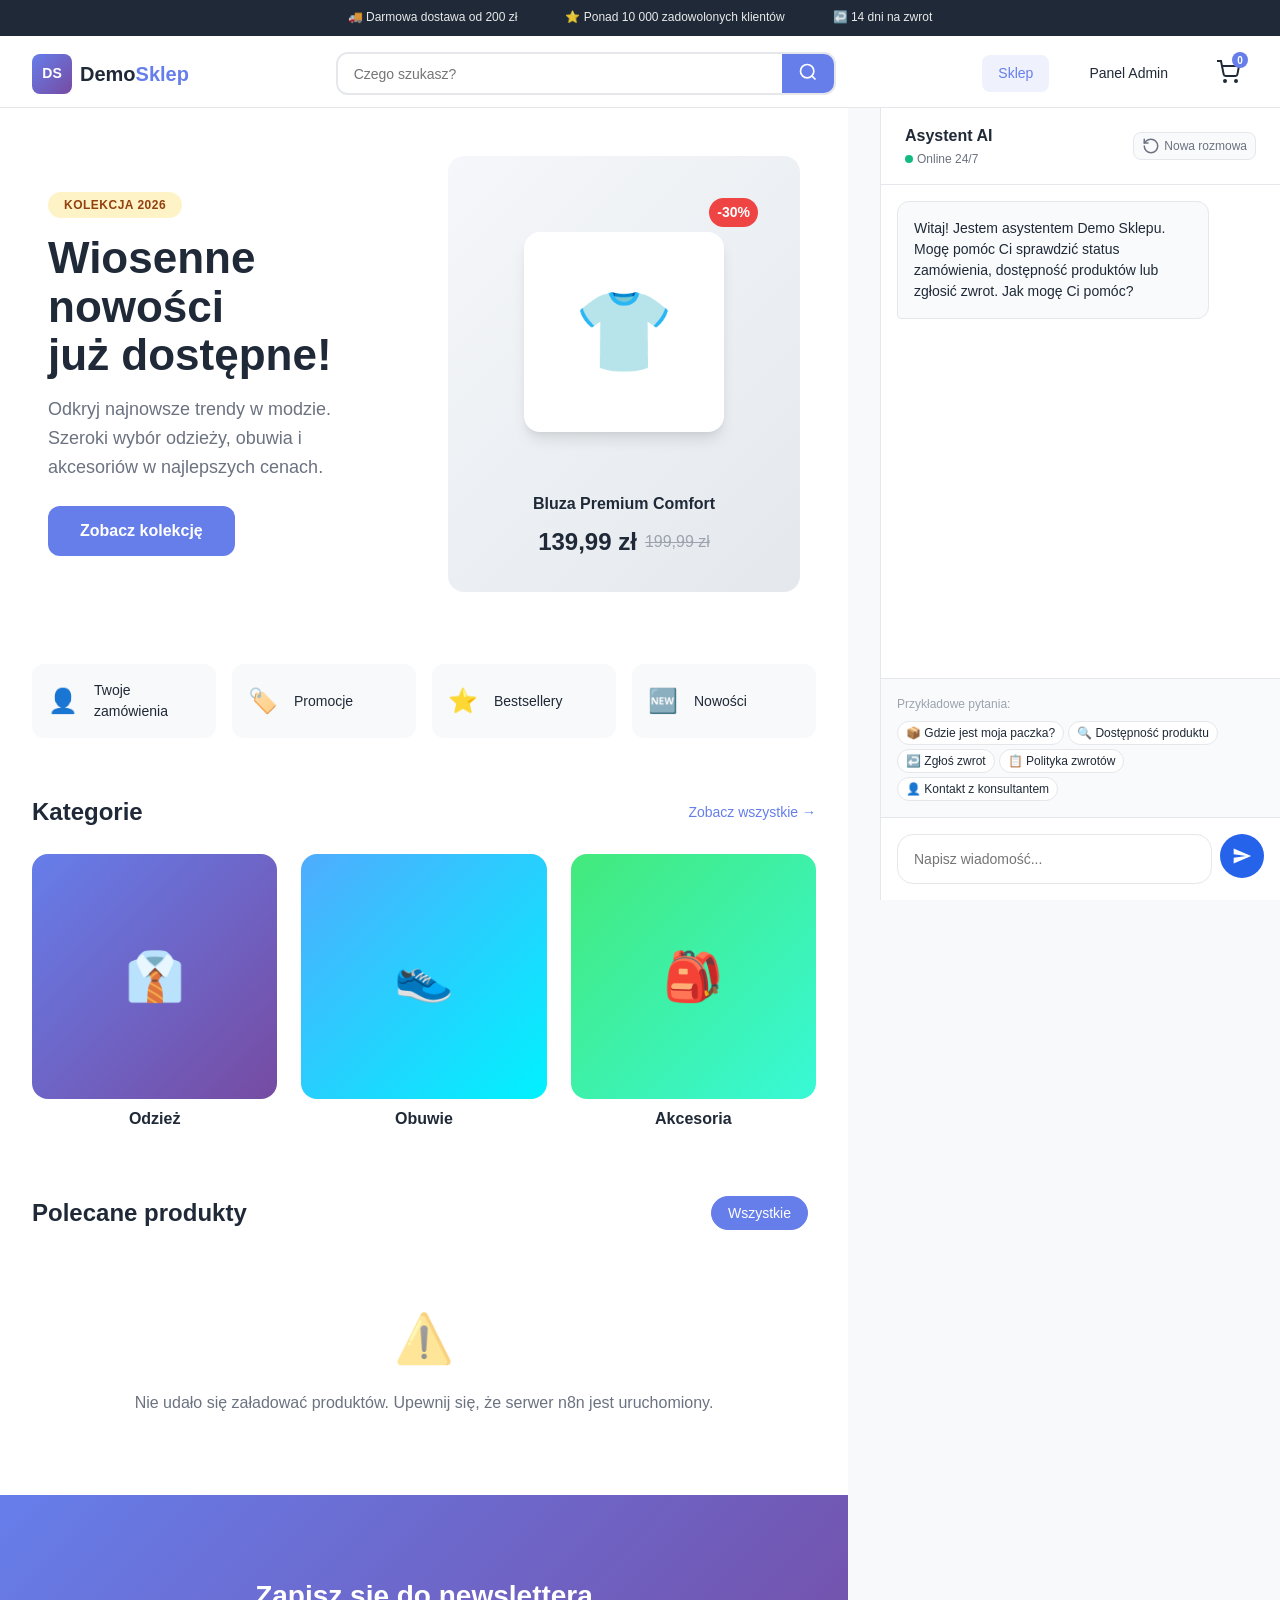
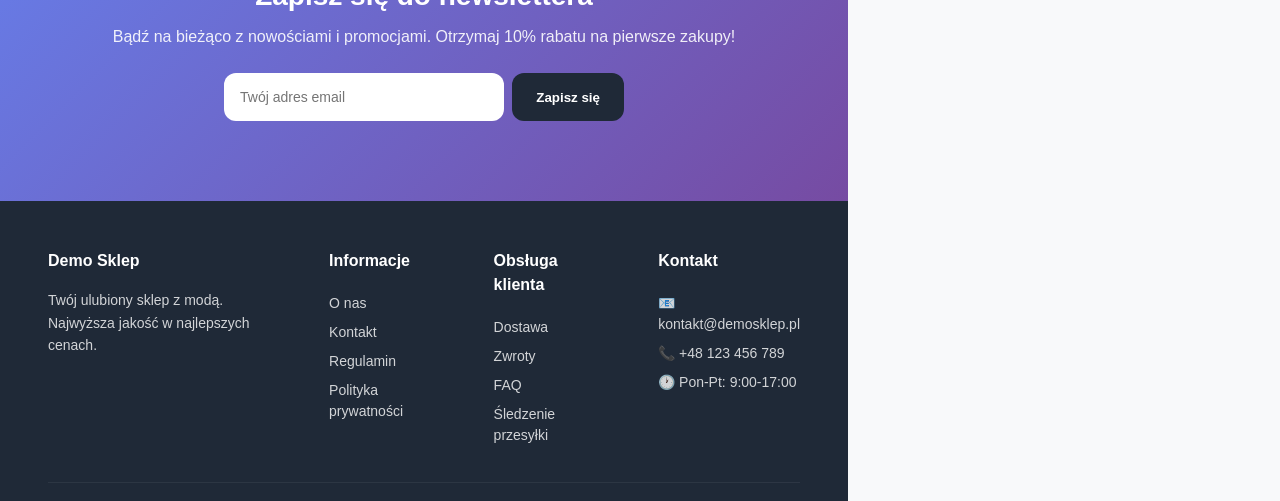
<file: ecommerce-customer-service-agent/widget/index.html>
<!DOCTYPE html>
<html lang="pl">
<head>
    <meta charset="UTF-8">
    <meta name="viewport" content="width=device-width, initial-scale=1.0">
    <meta http-equiv="refresh" content="0; url=shop.html">
    <title>Demo Sklep - Obsługa Klienta AI</title>
    <style>
        * {
            margin: 0;
            padding: 0;
            box-sizing: border-box;
        }

        body {
            font-family: -apple-system, BlinkMacSystemFont, 'Segoe UI', Roboto, Oxygen, Ubuntu, sans-serif;
            background: linear-gradient(135deg, #667eea 0%, #764ba2 100%);
            min-height: 100vh;
            display: flex;
            flex-direction: column;
        }

        /* Header */
        header {
            background: white;
            padding: 1rem 2rem;
            box-shadow: 0 2px 10px rgba(0,0,0,0.1);
        }

        .header-content {
            max-width: 1200px;
            margin: 0 auto;
            display: flex;
            justify-content: space-between;
            align-items: center;
        }

        .logo {
            font-size: 1.5rem;
            font-weight: bold;
            color: #333;
        }

        .logo span {
            color: #667eea;
        }

        nav a {
            margin-left: 2rem;
            text-decoration: none;
            color: #666;
            font-weight: 500;
        }

        nav a:hover {
            color: #667eea;
        }

        /* Main content */
        main {
            flex: 1;
            display: flex;
            align-items: center;
            justify-content: center;
            padding: 2rem;
        }

        .hero {
            text-align: center;
            color: white;
            max-width: 800px;
        }

        .hero h1 {
            font-size: 3rem;
            margin-bottom: 1rem;
            text-shadow: 0 2px 4px rgba(0,0,0,0.2);
        }

        .hero p {
            font-size: 1.25rem;
            opacity: 0.9;
            margin-bottom: 2rem;
            line-height: 1.6;
        }

        .features {
            display: grid;
            grid-template-columns: repeat(auto-fit, minmax(200px, 1fr));
            gap: 1.5rem;
            margin-top: 3rem;
        }

        .feature {
            background: rgba(255,255,255,0.15);
            backdrop-filter: blur(10px);
            padding: 1.5rem;
            border-radius: 12px;
            text-align: left;
        }

        .feature-icon {
            font-size: 2rem;
            margin-bottom: 0.5rem;
        }

        .feature h3 {
            font-size: 1.1rem;
            margin-bottom: 0.5rem;
        }

        .feature p {
            font-size: 0.9rem;
            opacity: 0.8;
            margin: 0;
        }

        /* Demo info box */
        .demo-info {
            background: rgba(255,255,255,0.95);
            color: #333;
            padding: 2rem;
            border-radius: 12px;
            margin-top: 3rem;
            text-align: left;
            max-width: 600px;
            margin-left: auto;
            margin-right: auto;
        }

        .demo-info h2 {
            color: #667eea;
            margin-bottom: 1rem;
            font-size: 1.3rem;
        }

        .demo-info ul {
            list-style: none;
            padding: 0;
        }

        .demo-info li {
            padding: 0.5rem 0;
            border-bottom: 1px solid #eee;
            font-family: monospace;
            font-size: 0.9rem;
        }

        .demo-info li:last-child {
            border-bottom: none;
        }

        .demo-info li strong {
            color: #667eea;
        }

        /* Footer */
        footer {
            background: rgba(0,0,0,0.2);
            color: white;
            text-align: center;
            padding: 1rem;
            font-size: 0.9rem;
        }

        footer a {
            color: white;
            text-decoration: underline;
        }

        /* Chat Widget Styles */
        .chat-toggle {
            position: fixed;
            bottom: 24px;
            right: 24px;
            width: 60px;
            height: 60px;
            border-radius: 50%;
            background: #667eea;
            border: none;
            cursor: pointer;
            box-shadow: 0 4px 20px rgba(102, 126, 234, 0.4);
            display: flex;
            align-items: center;
            justify-content: center;
            transition: transform 0.2s, box-shadow 0.2s;
            z-index: 1000;
        }

        .chat-toggle:hover {
            transform: scale(1.05);
            box-shadow: 0 6px 25px rgba(102, 126, 234, 0.5);
        }

        .chat-toggle svg {
            width: 28px;
            height: 28px;
            fill: white;
        }

        .chat-window {
            position: fixed;
            bottom: 100px;
            right: 24px;
            width: 380px;
            height: 520px;
            background: white;
            border-radius: 16px;
            box-shadow: 0 10px 40px rgba(0,0,0,0.2);
            display: none;
            flex-direction: column;
            overflow: hidden;
            z-index: 1000;
        }

        .chat-window.open {
            display: flex;
        }

        .chat-header {
            background: #667eea;
            color: white;
            padding: 1rem 1.25rem;
            display: flex;
            justify-content: space-between;
            align-items: center;
        }

        .chat-header-info h3 {
            font-size: 1rem;
            font-weight: 600;
            margin-bottom: 2px;
        }

        .chat-header-info span {
            font-size: 0.75rem;
            opacity: 0.85;
        }

        .chat-close {
            background: none;
            border: none;
            color: white;
            cursor: pointer;
            padding: 4px;
            opacity: 0.8;
            transition: opacity 0.2s;
        }

        .chat-close:hover {
            opacity: 1;
        }

        .chat-messages {
            flex: 1;
            overflow-y: auto;
            padding: 1rem;
            display: flex;
            flex-direction: column;
            gap: 0.75rem;
        }

        .message {
            max-width: 85%;
            padding: 0.75rem 1rem;
            border-radius: 16px;
            font-size: 0.9rem;
            line-height: 1.4;
            word-wrap: break-word;
        }

        .message.user {
            background: #667eea;
            color: white;
            align-self: flex-end;
            border-bottom-right-radius: 4px;
        }

        .message.assistant {
            background: #f1f5f9;
            color: #1e293b;
            align-self: flex-start;
            border-bottom-left-radius: 4px;
        }

        .message.error {
            background: #fee2e2;
            color: #dc2626;
            align-self: center;
            font-size: 0.8rem;
        }

        .message.typing {
            background: #f1f5f9;
            color: #64748b;
            align-self: flex-start;
        }

        .typing-dots {
            display: flex;
            gap: 4px;
        }

        .typing-dots span {
            width: 8px;
            height: 8px;
            background: #94a3b8;
            border-radius: 50%;
            animation: typing 1.4s infinite ease-in-out;
        }

        .typing-dots span:nth-child(2) { animation-delay: 0.2s; }
        .typing-dots span:nth-child(3) { animation-delay: 0.4s; }

        @keyframes typing {
            0%, 60%, 100% { transform: translateY(0); }
            30% { transform: translateY(-6px); }
        }

        .chat-input-container {
            padding: 1rem;
            border-top: 1px solid #e2e8f0;
            display: flex;
            gap: 0.5rem;
        }

        .chat-input {
            flex: 1;
            padding: 0.75rem 1rem;
            border: 1px solid #e2e8f0;
            border-radius: 24px;
            font-size: 0.9rem;
            outline: none;
            transition: border-color 0.2s;
        }

        .chat-input:focus {
            border-color: #667eea;
        }

        .chat-input:disabled {
            background: #f8fafc;
        }

        .chat-send {
            width: 44px;
            height: 44px;
            border-radius: 50%;
            background: #667eea;
            border: none;
            cursor: pointer;
            display: flex;
            align-items: center;
            justify-content: center;
            transition: background 0.2s;
        }

        .chat-send:hover:not(:disabled) {
            background: #5568d9;
        }

        .chat-send:disabled {
            background: #cbd5e1;
            cursor: not-allowed;
        }

        .chat-send svg {
            width: 20px;
            height: 20px;
            fill: white;
        }

        /* Mobile responsiveness */
        @media (max-width: 480px) {
            .chat-window {
                width: calc(100% - 16px);
                height: calc(100% - 120px);
                right: 8px;
                bottom: 80px;
                border-radius: 12px;
            }
        }
    </style>
</head>
<body>
    <header>
        <div class="header-content">
            <div class="logo">Demo <span>Sklep</span></div>
            <nav>
                <a href="#">Produkty</a>
                <a href="#">Kategorie</a>
                <a href="#">Promocje</a>
                <a href="#">Kontakt</a>
            </nav>
        </div>
    </header>

    <main>
        <div class="hero">
            <h1>Witaj w Demo Sklepie!</h1>
            <p>
                To jest strona demonstracyjna z agentem AI do obsługi klienta.<br>
                Kliknij przycisk czatu w prawym dolnym rogu, aby rozpocząć rozmowę.
            </p>

            <div class="features">
                <div class="feature">
                    <div class="feature-icon">📦</div>
                    <h3>Sprawdź zamówienie</h3>
                    <p>Zapytaj o status swojego zamówienia podając jego numer</p>
                </div>
                <div class="feature">
                    <div class="feature-icon">🔍</div>
                    <h3>Dostępność produktów</h3>
                    <p>Sprawdź czy produkt jest dostępny w Twoim rozmiarze</p>
                </div>
                <div class="feature">
                    <div class="feature-icon">🚚</div>
                    <h3>Śledzenie przesyłki</h3>
                    <p>Dowiedz się gdzie jest Twoja paczka</p>
                </div>
                <div class="feature">
                    <div class="feature-icon">↩️</div>
                    <h3>Zwroty</h3>
                    <p>Zgłoś zwrot towaru - masz 14 dni od otrzymania</p>
                </div>
            </div>

            <div class="demo-info">
                <h2>Przykładowe zapytania do testowania:</h2>
                <ul>
                    <li><strong>"Gdzie jest moja paczka? Zamówienie ZAM-2026-0006"</strong></li>
                    <li><strong>"Czy macie koszulkę basic w rozmiarze XL?"</strong></li>
                    <li><strong>"Chcę zwrócić produkt z zamówienia ZAM-2026-0001"</strong></li>
                    <li><strong>"Jaka jest polityka zwrotów?"</strong></li>
                    <li><strong>"Chcę rozmawiać z człowiekiem"</strong></li>
                </ul>
            </div>
        </div>
    </main>

    <footer>
        Zbudowane z <a href="https://n8n.io" target="_blank">n8n</a> +
        <a href="https://anthropic.com" target="_blank">Claude API</a> |
        Demo projektu AI Customer Service Agent
    </footer>

    <!-- Chat Widget -->
    <button class="chat-toggle" id="chatToggle" aria-label="Otwórz czat">
        <svg viewBox="0 0 24 24" xmlns="http://www.w3.org/2000/svg">
            <path d="M20 2H4c-1.1 0-2 .9-2 2v18l4-4h14c1.1 0 2-.9 2-2V4c0-1.1-.9-2-2-2zm0 14H6l-2 2V4h16v12z"/>
        </svg>
    </button>

    <div class="chat-window" id="chatWindow">
        <div class="chat-header">
            <div class="chat-header-info">
                <h3>Pomoc - Demo Sklep</h3>
                <span>Asystent AI - odpowiadamy 24/7</span>
            </div>
            <button class="chat-close" id="chatClose" aria-label="Zamknij czat">
                <svg width="20" height="20" viewBox="0 0 24 24" fill="currentColor">
                    <path d="M19 6.41L17.59 5 12 10.59 6.41 5 5 6.41 10.59 12 5 17.59 6.41 19 12 13.41 17.59 19 19 17.59 13.41 12z"/>
                </svg>
            </button>
        </div>
        <div class="chat-messages" id="chatMessages">
            <div class="message assistant">
                Cześć! 👋 Jestem asystentem Demo Sklepu. Mogę pomóc Ci sprawdzić status zamówienia, dostępność produktów, lub zgłosić zwrot. Jak mogę Ci pomóc?
            </div>
        </div>
        <div class="chat-input-container">
            <input
                type="text"
                class="chat-input"
                id="chatInput"
                placeholder="Napisz wiadomość..."
                autocomplete="off"
            >
            <button class="chat-send" id="chatSend" aria-label="Wyślij">
                <svg viewBox="0 0 24 24" xmlns="http://www.w3.org/2000/svg">
                    <path d="M2.01 21L23 12 2.01 3 2 10l15 2-15 2z"/>
                </svg>
            </button>
        </div>
    </div>

    <script>
        // ============================================================
        // CONFIGURATION
        // ============================================================
        //const WEBHOOK_URL = 'http://localhost:5678/webhook-test/chat';
        const WEBHOOK_URL = 'http://localhost:5678/webhook/chat';
        // ============================================================

        // Generate or retrieve session ID
        function getSessionId() {
            let sessionId = sessionStorage.getItem('chat_session_id');
            if (!sessionId) {
                sessionId = 'session_' + Date.now() + '_' + Math.random().toString(36).substr(2, 9);
                sessionStorage.setItem('chat_session_id', sessionId);
            }
            return sessionId;
        }

        const sessionId = getSessionId();

        // DOM elements
        const chatToggle = document.getElementById('chatToggle');
        const chatWindow = document.getElementById('chatWindow');
        const chatClose = document.getElementById('chatClose');
        const chatMessages = document.getElementById('chatMessages');
        const chatInput = document.getElementById('chatInput');
        const chatSend = document.getElementById('chatSend');

        // Toggle chat window
        chatToggle.addEventListener('click', () => {
            chatWindow.classList.add('open');
            chatInput.focus();
        });

        chatClose.addEventListener('click', () => {
            chatWindow.classList.remove('open');
        });

        // Add message to chat
        function addMessage(content, type = 'assistant') {
            const message = document.createElement('div');
            message.className = `message ${type}`;
            message.textContent = content;
            chatMessages.appendChild(message);
            chatMessages.scrollTop = chatMessages.scrollHeight;
            return message;
        }

        // Show typing indicator
        function showTyping() {
            const typing = document.createElement('div');
            typing.className = 'message typing';
            typing.id = 'typingIndicator';
            typing.innerHTML = '<div class="typing-dots"><span></span><span></span><span></span></div>';
            chatMessages.appendChild(typing);
            chatMessages.scrollTop = chatMessages.scrollHeight;
        }

        // Hide typing indicator
        function hideTyping() {
            const typing = document.getElementById('typingIndicator');
            if (typing) typing.remove();
        }

        // Send message to webhook
        async function sendMessage(message) {
            chatInput.disabled = true;
            chatSend.disabled = true;

            addMessage(message, 'user');
            showTyping();

            try {
                const response = await fetch(WEBHOOK_URL, {
                    method: 'POST',
                    headers: {
                        'Content-Type': 'application/json',
                    },
                    body: JSON.stringify({
                        sessionId: sessionId,
                        message: message
                    })
                });

                hideTyping();

                if (!response.ok) {
                    throw new Error(`HTTP ${response.status}`);
                }

                const data = await response.json();

                // Handle response - agent returns 'output' field
                const reply = data.output || data.response || data.message || 'Przepraszam, wystąpił błąd.';
                addMessage(reply, 'assistant');

            } catch (error) {
                hideTyping();
                console.error('Chat error:', error);
                addMessage('Przepraszam, wystąpił błąd połączenia. Spróbuj ponownie.', 'error');
            } finally {
                chatInput.disabled = false;
                chatSend.disabled = false;
                chatInput.focus();
            }
        }

        // Handle send button click
        chatSend.addEventListener('click', () => {
            const message = chatInput.value.trim();
            if (message) {
                chatInput.value = '';
                sendMessage(message);
            }
        });

        // Handle Enter key
        chatInput.addEventListener('keypress', (e) => {
            if (e.key === 'Enter' && !e.shiftKey) {
                e.preventDefault();
                const message = chatInput.value.trim();
                if (message) {
                    chatInput.value = '';
                    sendMessage(message);
                }
            }
        });
    </script>
</body>
</html>
</file>
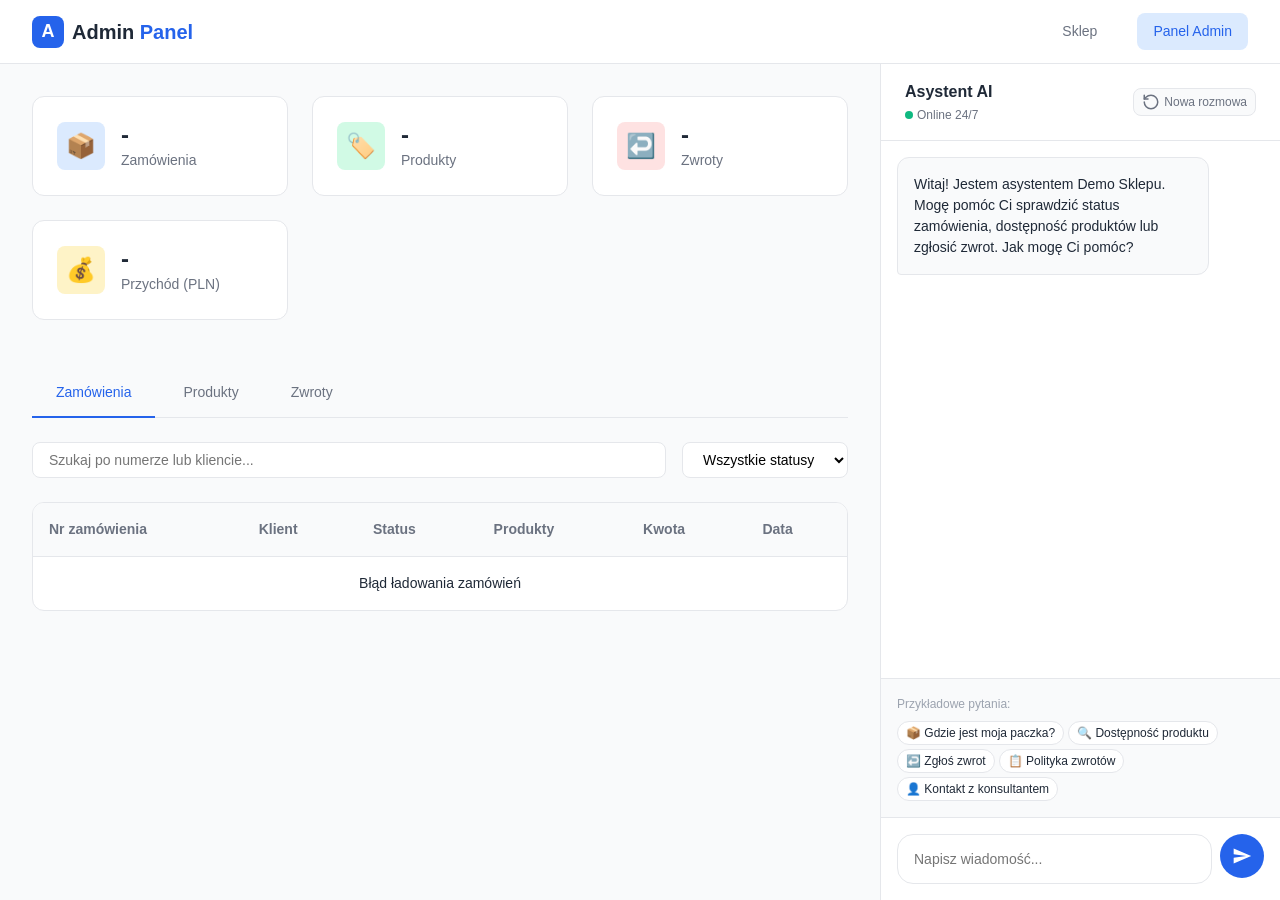
<file: ecommerce-customer-service-agent/widget/admin.html>
<!DOCTYPE html>
<html lang="pl">
<head>
    <meta charset="UTF-8">
    <meta name="viewport" content="width=device-width, initial-scale=1.0">
    <title>Demo Sklep - Panel Administratora</title>
    <link rel="stylesheet" href="css/styles.css">
</head>
<body>
    <div class="page-wrapper">
        <!-- Header -->
        <header class="header">
            <div class="header-content">
                <a href="admin.html" class="logo">
                    <div class="logo-icon">A</div>
                    <span>Admin <span class="logo-accent">Panel</span></span>
                </a>
                <nav class="nav">
                    <a href="shop.html" class="nav-link">Sklep</a>
                    <a href="admin.html" class="nav-link active">Panel Admin</a>
                </nav>
            </div>
        </header>

        <!-- Main Container -->
        <div class="page-container">
            <!-- Main Content -->
            <main class="main-content">
                <!-- Stats Cards -->
                <section class="stats-grid" id="statsGrid">
                    <div class="stat-card">
                        <div class="stat-icon orders">📦</div>
                        <div class="stat-content">
                            <div class="stat-value" id="stat-orders">-</div>
                            <div class="stat-label">Zamówienia</div>
                        </div>
                    </div>
                    <div class="stat-card">
                        <div class="stat-icon products">🏷️</div>
                        <div class="stat-content">
                            <div class="stat-value" id="stat-products">-</div>
                            <div class="stat-label">Produkty</div>
                        </div>
                    </div>
                    <div class="stat-card">
                        <div class="stat-icon returns">↩️</div>
                        <div class="stat-content">
                            <div class="stat-value" id="stat-returns">-</div>
                            <div class="stat-label">Zwroty</div>
                        </div>
                    </div>
                    <div class="stat-card">
                        <div class="stat-icon revenue">💰</div>
                        <div class="stat-content">
                            <div class="stat-value" id="stat-revenue">-</div>
                            <div class="stat-label">Przychód (PLN)</div>
                        </div>
                    </div>
                </section>

                <!-- Tabs -->
                <div class="tabs-container">
                    <div class="tabs">
                        <button class="tab-btn active" data-tab="orders">Zamówienia</button>
                        <button class="tab-btn" data-tab="products">Produkty</button>
                        <button class="tab-btn" data-tab="returns">Zwroty</button>
                    </div>

                    <!-- Orders Tab -->
                    <div class="tab-content active" id="tab-orders">
                        <div class="table-controls">
                            <input type="text" class="search-input" id="ordersSearch" placeholder="Szukaj po numerze lub kliencie...">
                            <select class="filter-select" id="ordersStatusFilter">
                                <option value="">Wszystkie statusy</option>
                                <option value="new">Nowe</option>
                                <option value="processing">W realizacji</option>
                                <option value="shipped">Wysłane</option>
                                <option value="delivered">Dostarczone</option>
                                <option value="returned">Zwrócone</option>
                            </select>
                        </div>
                        <div class="table-wrapper">
                            <table class="data-table" id="ordersTable">
                                <thead>
                                    <tr>
                                        <th data-sort="order_number">Nr zamówienia</th>
                                        <th data-sort="customer_name">Klient</th>
                                        <th data-sort="status">Status</th>
                                        <th data-sort="items_count">Produkty</th>
                                        <th data-sort="total">Kwota</th>
                                        <th data-sort="created_at">Data</th>
                                    </tr>
                                </thead>
                                <tbody id="ordersTableBody">
                                    <tr>
                                        <td colspan="6" class="loading-container">
                                            <div class="loading-spinner"></div>
                                        </td>
                                    </tr>
                                </tbody>
                            </table>
                        </div>
                    </div>

                    <!-- Products Tab -->
                    <div class="tab-content" id="tab-products">
                        <div class="table-controls">
                            <input type="text" class="search-input" id="productsSearch" placeholder="Szukaj produktu...">
                            <select class="filter-select" id="productsCategoryFilter">
                                <option value="">Wszystkie kategorie</option>
                            </select>
                        </div>
                        <div class="table-wrapper">
                            <table class="data-table" id="productsTable">
                                <thead>
                                    <tr>
                                        <th data-sort="sku">SKU</th>
                                        <th data-sort="name">Nazwa</th>
                                        <th data-sort="category">Kategoria</th>
                                        <th data-sort="price">Cena</th>
                                        <th>Warianty</th>
                                    </tr>
                                </thead>
                                <tbody id="productsTableBody">
                                    <tr>
                                        <td colspan="5" class="loading-container">
                                            <div class="loading-spinner"></div>
                                        </td>
                                    </tr>
                                </tbody>
                            </table>
                        </div>
                    </div>

                    <!-- Returns Tab -->
                    <div class="tab-content" id="tab-returns">
                        <div class="table-controls">
                            <input type="text" class="search-input" id="returnsSearch" placeholder="Szukaj zwrotu...">
                            <select class="filter-select" id="returnsStatusFilter">
                                <option value="">Wszystkie statusy</option>
                                <option value="created">Utworzone</option>
                                <option value="received">Otrzymane</option>
                                <option value="refunded">Zwrócono środki</option>
                                <option value="rejected">Odrzucone</option>
                            </select>
                        </div>
                        <div class="table-wrapper">
                            <table class="data-table" id="returnsTable">
                                <thead>
                                    <tr>
                                        <th data-sort="id">Nr zwrotu</th>
                                        <th data-sort="order_number">Nr zamówienia</th>
                                        <th data-sort="customer_name">Klient</th>
                                        <th data-sort="reason">Powód</th>
                                        <th data-sort="status">Status</th>
                                        <th data-sort="created_at">Data</th>
                                    </tr>
                                </thead>
                                <tbody id="returnsTableBody">
                                    <tr>
                                        <td colspan="6" class="loading-container">
                                            <div class="loading-spinner"></div>
                                        </td>
                                    </tr>
                                </tbody>
                            </table>
                        </div>
                    </div>
                </div>
            </main>

            <!-- Chat Panel -->
            <aside class="chat-panel" id="chatPanel">
                <!-- Chat will be rendered by chat.js -->
            </aside>
        </div>

        <!-- Chat Overlay for mobile -->
        <div class="chat-overlay" id="chatOverlay"></div>

        <!-- Mobile Chat Toggle Button -->
        <button class="mobile-chat-toggle" id="mobileChatToggle" aria-label="Otwórz czat">
            <svg width="28" height="28" viewBox="0 0 24 24" fill="white">
                <path d="M20 2H4c-1.1 0-2 .9-2 2v18l4-4h14c1.1 0 2-.9 2-2V4c0-1.1-.9-2-2-2zm0 14H6l-2 2V4h16v12z"/>
            </svg>
            <span class="chat-toggle-badge">AI</span>
        </button>
    </div>

    <script src="js/api.js"></script>
    <script src="js/chat.js"></script>
    <script src="js/admin.js"></script>
    <script>
        // Mobile chat toggle
        const mobileChatToggle = document.getElementById('mobileChatToggle');
        const chatPanel = document.getElementById('chatPanel');
        const chatOverlay = document.getElementById('chatOverlay');

        function openChat() {
            chatPanel.classList.add('open');
            chatOverlay.classList.add('open');
            mobileChatToggle.classList.add('active');
            document.body.style.overflow = 'hidden';
        }

        function closeChat() {
            chatPanel.classList.remove('open');
            chatOverlay.classList.remove('open');
            mobileChatToggle.classList.remove('active');
            document.body.style.overflow = '';
        }

        if (mobileChatToggle && chatPanel) {
            mobileChatToggle.addEventListener('click', () => {
                if (chatPanel.classList.contains('open')) {
                    closeChat();
                } else {
                    openChat();
                }
            });

            // Close chat when clicking overlay
            if (chatOverlay) {
                chatOverlay.addEventListener('click', closeChat);
            }
        }
    </script>
</body>
</html>
</file>
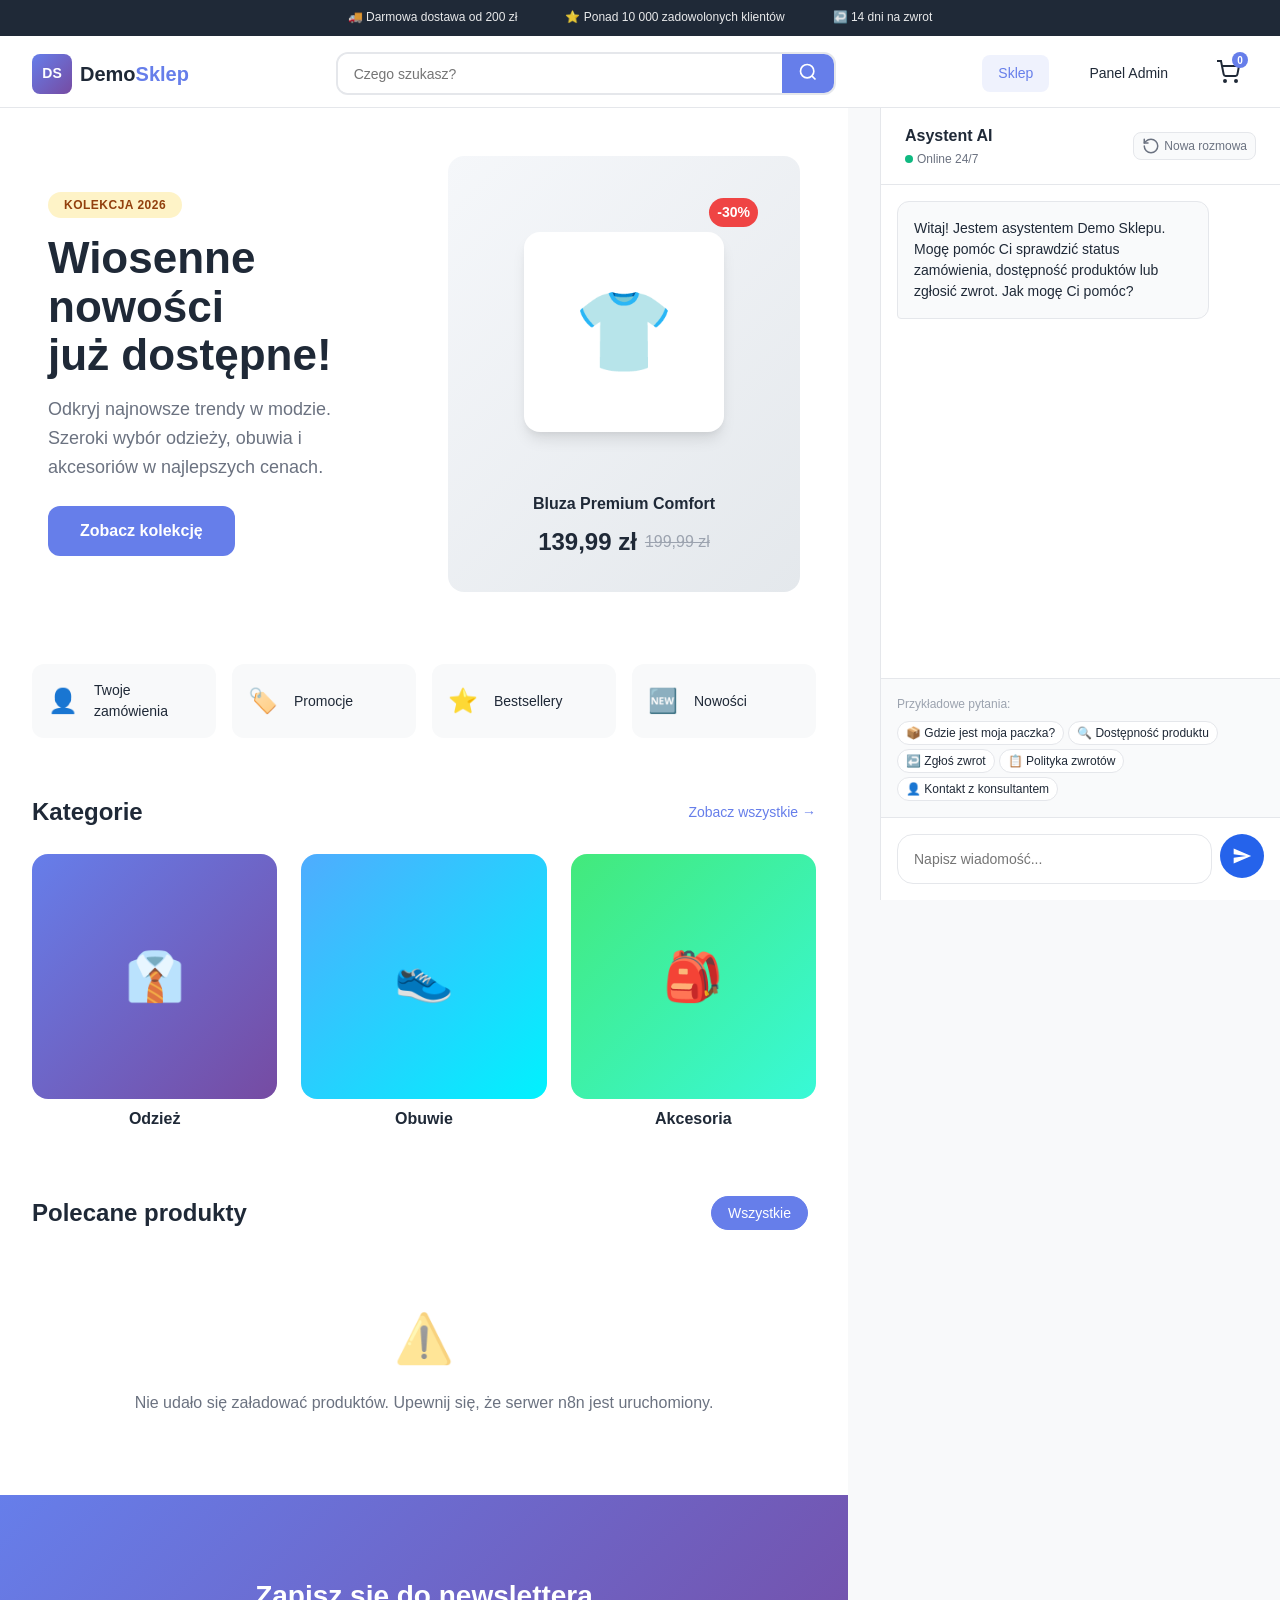
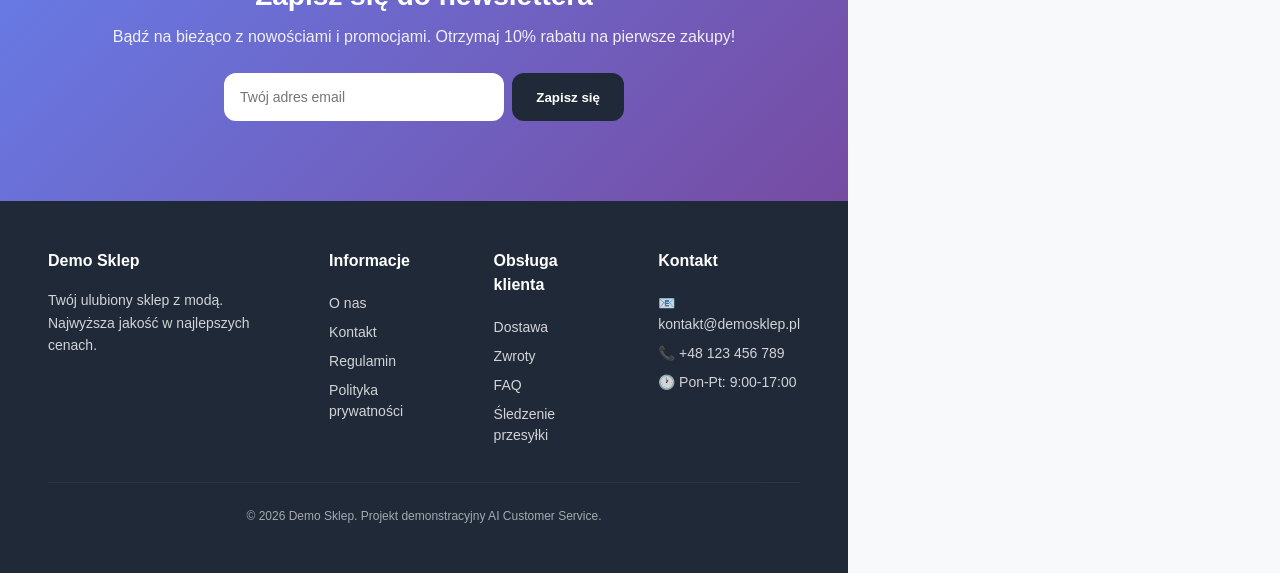
<file: ecommerce-customer-service-agent/widget/shop.html>
<!DOCTYPE html>
<html lang="pl">
<head>
    <meta charset="UTF-8">
    <meta name="viewport" content="width=device-width, initial-scale=1.0">
    <title>Demo Sklep - Modna odzież i akcesoria</title>
    <link rel="stylesheet" href="css/styles.css">
    <link rel="stylesheet" href="css/shop.css">
</head>
<body>
    <div class="page-wrapper">
        <!-- Sticky Header Wrapper -->
        <div class="sticky-header-wrapper">
            <!-- Top Bar -->
            <div class="top-bar">
                <div class="top-bar-content">
                    <span>🚚 Darmowa dostawa od 200 zł</span>
                    <span>⭐ Ponad 10 000 zadowolonych klientów</span>
                    <span>↩️ 14 dni na zwrot</span>
                </div>
            </div>

            <!-- Header -->
            <header class="shop-header">
            <div class="header-content">
                <a href="shop.html" class="logo">
                    <div class="logo-icon">DS</div>
                    <span class="logo-text">Demo<span class="logo-accent">Sklep</span></span>
                </a>

                <div class="search-bar">
                    <input type="text" placeholder="Czego szukasz?" class="search-input">
                    <button class="search-btn">
                        <svg width="20" height="20" viewBox="0 0 24 24" fill="none" stroke="currentColor" stroke-width="2">
                            <circle cx="11" cy="11" r="8"></circle>
                            <path d="m21 21-4.35-4.35"></path>
                        </svg>
                    </button>
                </div>

                <nav class="header-nav">
                    <a href="shop.html" class="nav-link active">Sklep</a>
                    <a href="admin.html" class="nav-link">Panel Admin</a>
                    <button class="cart-btn">
                        <svg width="24" height="24" viewBox="0 0 24 24" fill="none" stroke="currentColor" stroke-width="2">
                            <circle cx="9" cy="21" r="1"></circle>
                            <circle cx="20" cy="21" r="1"></circle>
                            <path d="M1 1h4l2.68 13.39a2 2 0 0 0 2 1.61h9.72a2 2 0 0 0 2-1.61L23 6H6"></path>
                        </svg>
                        <span class="cart-count">0</span>
                    </button>
                </nav>
            </div>
        </header>
        </div>

        <!-- Main Container -->
        <div class="page-container">
            <!-- Main Content -->
            <main class="main-content shop-content">

                <!-- Hero Section -->
                <section class="hero-section">
                    <div class="hero-main">
                        <div class="hero-text">
                            <span class="hero-label">Kolekcja 2026</span>
                            <h1>Wiosenne nowości<br>już dostępne!</h1>
                            <p>Odkryj najnowsze trendy w modzie. Szeroki wybór odzieży, obuwia i akcesoriów w najlepszych cenach.</p>
                            <button class="hero-btn">Zobacz kolekcję</button>
                        </div>
                        <div class="hero-product">
                            <div class="hero-product-image">
                                <div class="hero-product-placeholder">
                                    <span>👕</span>
                                </div>
                                <span class="hero-discount">-30%</span>
                            </div>
                            <div class="hero-product-info">
                                <span class="hero-product-name">Bluza Premium Comfort</span>
                                <div class="hero-product-price">
                                    <span class="price-current">139,99 zł</span>
                                    <span class="price-old">199,99 zł</span>
                                </div>
                            </div>
                        </div>
                    </div>
                </section>

                <!-- Quick Links -->
                <section class="quick-links">
                    <a href="#" class="quick-link">
                        <span class="quick-link-icon">👤</span>
                        <span>Twoje zamówienia</span>
                    </a>
                    <a href="#" class="quick-link">
                        <span class="quick-link-icon">🏷️</span>
                        <span>Promocje</span>
                    </a>
                    <a href="#" class="quick-link">
                        <span class="quick-link-icon">⭐</span>
                        <span>Bestsellery</span>
                    </a>
                    <a href="#" class="quick-link">
                        <span class="quick-link-icon">🆕</span>
                        <span>Nowości</span>
                    </a>
                </section>

                <!-- Categories Section -->
                <section class="categories-section">
                    <div class="section-header">
                        <h2>Kategorie</h2>
                        <a href="#" class="see-all">Zobacz wszystkie →</a>
                    </div>
                    <div class="categories-grid" id="categoriesGrid">
                        <div class="category-card" data-category="Odzież">
                            <div class="category-image" style="background: linear-gradient(135deg, #667eea 0%, #764ba2 100%);">
                                <span>👔</span>
                            </div>
                            <span class="category-name">Odzież</span>
                        </div>
                        <div class="category-card" data-category="Obuwie">
                            <div class="category-image" style="background: linear-gradient(135deg, #4facfe 0%, #00f2fe 100%);">
                                <span>👟</span>
                            </div>
                            <span class="category-name">Obuwie</span>
                        </div>
                        <div class="category-card" data-category="Akcesoria">
                            <div class="category-image" style="background: linear-gradient(135deg, #43e97b 0%, #38f9d7 100%);">
                                <span>🎒</span>
                            </div>
                            <span class="category-name">Akcesoria</span>
                        </div>
                    </div>
                </section>

                <!-- Featured Products -->
                <section class="products-section">
                    <div class="section-header">
                        <h2>Polecane produkty</h2>
                        <div class="filter-tabs">
                            <button class="filter-tab active" data-category="all">Wszystkie</button>
                            <span id="dynamicFilterTabs"></span>
                        </div>
                    </div>

                    <div class="products-grid" id="productsGrid">
                        <!-- Loading state -->
                        <div class="loading-container" id="productsLoading">
                            <div class="loading-spinner"></div>
                        </div>
                    </div>

                    <!-- Empty state -->
                    <div class="empty-state" id="emptyState" style="display: none;">
                        <div class="empty-state-icon">🔍</div>
                        <p class="empty-state-text">Brak produktów w tej kategorii</p>
                    </div>
                </section>

                <!-- Banner Section -->
                <section class="promo-banner">
                    <div class="promo-banner-content">
                        <h2>Zapisz się do newslettera</h2>
                        <p>Bądź na bieżąco z nowościami i promocjami. Otrzymaj 10% rabatu na pierwsze zakupy!</p>
                        <div class="newsletter-form">
                            <input type="email" placeholder="Twój adres email" class="newsletter-input">
                            <button class="newsletter-btn">Zapisz się</button>
                        </div>
                    </div>
                </section>

                <!-- Footer -->
                <footer class="shop-footer">
                    <div class="footer-grid">
                        <div class="footer-col">
                            <h4>Demo Sklep</h4>
                            <p>Twój ulubiony sklep z modą. Najwyższa jakość w najlepszych cenach.</p>
                        </div>
                        <div class="footer-col">
                            <h4>Informacje</h4>
                            <ul>
                                <li><a href="#">O nas</a></li>
                                <li><a href="#">Kontakt</a></li>
                                <li><a href="#">Regulamin</a></li>
                                <li><a href="#">Polityka prywatności</a></li>
                            </ul>
                        </div>
                        <div class="footer-col">
                            <h4>Obsługa klienta</h4>
                            <ul>
                                <li><a href="#">Dostawa</a></li>
                                <li><a href="#">Zwroty</a></li>
                                <li><a href="#">FAQ</a></li>
                                <li><a href="#">Śledzenie przesyłki</a></li>
                            </ul>
                        </div>
                        <div class="footer-col">
                            <h4>Kontakt</h4>
                            <ul>
                                <li>📧 kontakt@demosklep.pl</li>
                                <li>📞 +48 123 456 789</li>
                                <li>🕐 Pon-Pt: 9:00-17:00</li>
                            </ul>
                        </div>
                    </div>
                    <div class="footer-bottom">
                        <p>© 2026 Demo Sklep. Projekt demonstracyjny AI Customer Service.</p>
                    </div>
                </footer>
            </main>

            <!-- Chat Panel -->
            <aside class="chat-panel" id="chatPanel">
                <!-- Chat will be rendered by chat.js -->
            </aside>
        </div>

        <!-- Chat Overlay for mobile -->
        <div class="chat-overlay" id="chatOverlay"></div>

        <!-- Mobile Chat Toggle Button -->
        <button class="mobile-chat-toggle" id="mobileChatToggle" aria-label="Otwórz czat">
            <svg width="28" height="28" viewBox="0 0 24 24" fill="white">
                <path d="M20 2H4c-1.1 0-2 .9-2 2v18l4-4h14c1.1 0 2-.9 2-2V4c0-1.1-.9-2-2-2zm0 14H6l-2 2V4h16v12z"/>
            </svg>
            <span class="chat-toggle-badge">AI</span>
        </button>
    </div>

    <script src="js/api.js"></script>
    <script src="js/chat.js"></script>
    <script src="js/shop.js"></script>
    <script>
        // Mobile chat toggle
        const mobileChatToggle = document.getElementById('mobileChatToggle');
        const chatPanel = document.getElementById('chatPanel');
        const chatOverlay = document.getElementById('chatOverlay');

        function openChat() {
            chatPanel.classList.add('open');
            chatOverlay.classList.add('open');
            mobileChatToggle.classList.add('active');
            document.body.style.overflow = 'hidden';
        }

        function closeChat() {
            chatPanel.classList.remove('open');
            chatOverlay.classList.remove('open');
            mobileChatToggle.classList.remove('active');
            document.body.style.overflow = '';
        }

        if (mobileChatToggle && chatPanel) {
            mobileChatToggle.addEventListener('click', () => {
                if (chatPanel.classList.contains('open')) {
                    closeChat();
                } else {
                    openChat();
                }
            });

            // Close chat when clicking overlay
            if (chatOverlay) {
                chatOverlay.addEventListener('click', closeChat);
            }
        }
    </script>
</body>
</html>
</file>
<file: ecommerce-customer-service-agent/widget/css/styles.css>
/* ============================================
   E-commerce Demo - Design System & Styles
   Minimalistyczny, czysty design
   ============================================ */

/* CSS Variables - Design System */
:root {
    /* Colors */
    --color-primary: #2563eb;
    --color-primary-hover: #1d4ed8;
    --color-primary-light: #dbeafe;

    --color-text: #1f2937;
    --color-text-light: #6b7280;
    --color-text-muted: #9ca3af;

    --color-background: #ffffff;
    --color-surface: #f9fafb;
    --color-border: #e5e7eb;
    --color-border-light: #f3f4f6;

    /* Status Colors */
    --color-new: #fbbf24;
    --color-new-bg: #fef3c7;
    --color-processing: #3b82f6;
    --color-processing-bg: #dbeafe;
    --color-shipped: #8b5cf6;
    --color-shipped-bg: #ede9fe;
    --color-delivered: #10b981;
    --color-delivered-bg: #d1fae5;
    --color-returned: #ef4444;
    --color-returned-bg: #fee2e2;

    /* Category Colors */
    --color-odziez: #3b82f6;
    --color-sport: #10b981;
    --color-akcesoria: #f59e0b;
    --color-obuwie: #8b5cf6;
    --color-spodnie: #ec4899;

    /* Spacing */
    --spacing-xs: 0.25rem;
    --spacing-sm: 0.5rem;
    --spacing-md: 1rem;
    --spacing-lg: 1.5rem;
    --spacing-xl: 2rem;
    --spacing-2xl: 3rem;

    /* Typography */
    --font-family: -apple-system, BlinkMacSystemFont, 'Segoe UI', Roboto, 'Helvetica Neue', Arial, sans-serif;
    --font-size-xs: 0.75rem;
    --font-size-sm: 0.875rem;
    --font-size-base: 1rem;
    --font-size-lg: 1.125rem;
    --font-size-xl: 1.25rem;
    --font-size-2xl: 1.5rem;
    --font-size-3xl: 2rem;

    --font-weight-normal: 400;
    --font-weight-medium: 500;
    --font-weight-semibold: 600;
    --font-weight-bold: 700;

    /* Layout */
    --chat-width: 400px;
    --header-height: 64px;
    --sidebar-width: 240px;

    /* Border Radius */
    --radius-sm: 4px;
    --radius-md: 8px;
    --radius-lg: 12px;
    --radius-xl: 16px;
    --radius-full: 9999px;

    /* Shadows */
    --shadow-sm: 0 1px 2px rgba(0, 0, 0, 0.05);
    --shadow-md: 0 4px 6px -1px rgba(0, 0, 0, 0.1), 0 2px 4px -1px rgba(0, 0, 0, 0.06);
    --shadow-lg: 0 10px 15px -3px rgba(0, 0, 0, 0.1), 0 4px 6px -2px rgba(0, 0, 0, 0.05);
    --shadow-xl: 0 20px 25px -5px rgba(0, 0, 0, 0.1), 0 10px 10px -5px rgba(0, 0, 0, 0.04);

    /* Transitions */
    --transition-fast: 150ms ease;
    --transition-normal: 200ms ease;
    --transition-slow: 300ms ease;
}

/* Reset & Base */
*, *::before, *::after {
    margin: 0;
    padding: 0;
    box-sizing: border-box;
}

html {
    font-size: 16px;
    -webkit-font-smoothing: antialiased;
    -moz-osx-font-smoothing: grayscale;
}

body {
    font-family: var(--font-family);
    font-size: var(--font-size-base);
    color: var(--color-text);
    background-color: var(--color-background);
    line-height: 1.5;
    min-height: 100vh;
}

/* ============================================
   Layout
   ============================================ */

.page-wrapper {
    display: flex;
    flex-direction: column;
    min-height: 100vh;
}

.page-container {
    display: flex;
    flex: 1;
    height: calc(100vh - var(--header-height));
}

.main-content {
    flex: 1;
    padding: var(--spacing-xl);
    padding-right: calc(var(--chat-width) + var(--spacing-xl));
    background-color: var(--color-surface);
    min-height: calc(100vh - var(--header-height));
}

/* ============================================
   Header
   ============================================ */

.header {
    height: var(--header-height);
    background: var(--color-background);
    border-bottom: 1px solid var(--color-border);
    display: flex;
    align-items: center;
    padding: 0 var(--spacing-xl);
    position: sticky;
    top: 0;
    z-index: 100;
}

.header-content {
    display: flex;
    align-items: center;
    justify-content: space-between;
    width: 100%;
    max-width: 100%;
}

.logo {
    display: flex;
    align-items: center;
    gap: var(--spacing-sm);
    font-size: var(--font-size-xl);
    font-weight: var(--font-weight-bold);
    color: var(--color-text);
    text-decoration: none;
}

.logo-icon {
    width: 32px;
    height: 32px;
    background: var(--color-primary);
    border-radius: var(--radius-md);
    display: flex;
    align-items: center;
    justify-content: center;
    color: white;
    font-size: var(--font-size-lg);
}

.logo-accent {
    color: var(--color-primary);
}

.nav {
    display: flex;
    align-items: center;
    gap: var(--spacing-lg);
}

.nav-link {
    color: var(--color-text-light);
    text-decoration: none;
    font-weight: var(--font-weight-medium);
    font-size: var(--font-size-sm);
    padding: var(--spacing-sm) var(--spacing-md);
    border-radius: var(--radius-md);
    transition: all var(--transition-fast);
}

.nav-link:hover {
    color: var(--color-primary);
    background-color: var(--color-primary-light);
}

.nav-link.active {
    color: var(--color-primary);
    background-color: var(--color-primary-light);
}

/* ============================================
   Chat Panel
   ============================================ */

.chat-panel {
    position: fixed;
    top: var(--header-height);
    right: 0;
    width: var(--chat-width);
    height: calc(100vh - var(--header-height));
    background: var(--color-background);
    border-left: 1px solid var(--color-border);
    display: flex;
    flex-direction: column;
    z-index: 50;
}

.chat-header {
    padding: var(--spacing-md) var(--spacing-lg);
    border-bottom: 1px solid var(--color-border);
    background: var(--color-background);
    display: flex;
    align-items: center;
    justify-content: space-between;
    gap: var(--spacing-md);
}

.chat-header-left {
    flex: 1;
}

.chat-header h2 {
    font-size: var(--font-size-base);
    font-weight: var(--font-weight-semibold);
    color: var(--color-text);
    margin-bottom: 2px;
}

.chat-status {
    display: flex;
    align-items: center;
    gap: var(--spacing-xs);
    font-size: var(--font-size-xs);
    color: var(--color-text-light);
}

.chat-reset-btn {
    display: flex;
    align-items: center;
    gap: var(--spacing-xs);
    padding: var(--spacing-xs) var(--spacing-sm);
    background: var(--color-surface);
    border: 1px solid var(--color-border);
    border-radius: var(--radius-md);
    color: var(--color-text-light);
    font-size: var(--font-size-xs);
    font-weight: var(--font-weight-medium);
    cursor: pointer;
    transition: all var(--transition-fast);
    white-space: nowrap;
}

.chat-reset-btn:hover {
    background: var(--color-background);
    border-color: var(--color-primary);
    color: var(--color-primary);
}

.chat-reset-btn svg {
    flex-shrink: 0;
}

.chat-status-dot {
    width: 8px;
    height: 8px;
    background: var(--color-delivered);
    border-radius: var(--radius-full);
    animation: pulse 2s infinite;
}

@keyframes pulse {
    0%, 100% { opacity: 1; }
    50% { opacity: 0.5; }
}

.chat-messages {
    flex: 1;
    overflow-y: auto;
    padding: var(--spacing-md);
    display: flex;
    flex-direction: column;
    gap: var(--spacing-md);
}

.message {
    max-width: 85%;
    padding: var(--spacing-md);
    border-radius: var(--radius-lg);
    font-size: var(--font-size-sm);
    line-height: 1.5;
    word-wrap: break-word;
}

.message.user {
    background: var(--color-primary);
    color: white;
    align-self: flex-end;
    border-bottom-right-radius: var(--radius-sm);
}

.message.assistant {
    background: var(--color-surface);
    color: var(--color-text);
    align-self: flex-start;
    border-bottom-left-radius: var(--radius-sm);
    border: 1px solid var(--color-border);
}

.message.error {
    background: var(--color-returned-bg);
    color: var(--color-returned);
    align-self: center;
    font-size: var(--font-size-xs);
}

.message.typing {
    background: var(--color-surface);
    align-self: flex-start;
    border: 1px solid var(--color-border);
    padding: var(--spacing-md);
}

.typing-dots {
    display: flex;
    gap: 4px;
    align-items: center;
}

.typing-dots span {
    width: 8px;
    height: 8px;
    background: var(--color-text-muted);
    border-radius: var(--radius-full);
    animation: typingBounce 1.4s infinite ease-in-out;
}

.typing-dots span:nth-child(2) { animation-delay: 0.2s; }
.typing-dots span:nth-child(3) { animation-delay: 0.4s; }

@keyframes typingBounce {
    0%, 60%, 100% { transform: translateY(0); }
    30% { transform: translateY(-6px); }
}

/* Chat Suggestions */
.chat-suggestions {
    padding: var(--spacing-md);
    border-top: 1px solid var(--color-border);
    background: var(--color-surface);
}

.suggestions-label {
    font-size: var(--font-size-xs);
    color: var(--color-text-muted);
    margin-bottom: var(--spacing-sm);
    font-weight: var(--font-weight-medium);
}

.suggestions-list {
    display: flex;
    flex-wrap: wrap;
    gap: var(--spacing-xs);
}

.suggestion-chip {
    display: inline-flex;
    align-items: center;
    gap: var(--spacing-xs);
    padding: var(--spacing-xs) var(--spacing-sm);
    background: var(--color-background);
    border: 1px solid var(--color-border);
    border-radius: var(--radius-full);
    font-size: var(--font-size-xs);
    color: var(--color-text);
    cursor: pointer;
    transition: all var(--transition-fast);
    white-space: nowrap;
}

.suggestion-chip:hover {
    border-color: var(--color-primary);
    color: var(--color-primary);
    background: var(--color-primary-light);
}

.suggestion-chip:active {
    transform: scale(0.97);
}

.chat-input-area {
    padding: var(--spacing-md);
    border-top: 1px solid var(--color-border);
    display: flex;
    gap: var(--spacing-sm);
    background: var(--color-background);
}

.chat-input {
    flex: 1;
    padding: var(--spacing-md);
    border: 1px solid var(--color-border);
    border-radius: var(--radius-xl);
    font-size: var(--font-size-sm);
    font-family: var(--font-family);
    outline: none;
    transition: border-color var(--transition-fast);
}

.chat-input:focus {
    border-color: var(--color-primary);
}

.chat-input:disabled {
    background: var(--color-surface);
    color: var(--color-text-muted);
}

.chat-send {
    width: 44px;
    height: 44px;
    border-radius: var(--radius-full);
    background: var(--color-primary);
    border: none;
    cursor: pointer;
    display: flex;
    align-items: center;
    justify-content: center;
    transition: background var(--transition-fast);
}

.chat-send:hover:not(:disabled) {
    background: var(--color-primary-hover);
}

.chat-send:disabled {
    background: var(--color-border);
    cursor: not-allowed;
}

.chat-send svg {
    width: 20px;
    height: 20px;
    fill: white;
}

/* ============================================
   Shop - Category Filter
   ============================================ */

.filters-section {
    margin-bottom: var(--spacing-xl);
}

.category-filter {
    display: flex;
    gap: var(--spacing-sm);
    flex-wrap: wrap;
}

.filter-btn {
    padding: var(--spacing-sm) var(--spacing-lg);
    border: 1px solid var(--color-border);
    border-radius: var(--radius-full);
    background: var(--color-background);
    color: var(--color-text-light);
    font-size: var(--font-size-sm);
    font-weight: var(--font-weight-medium);
    cursor: pointer;
    transition: all var(--transition-fast);
}

.filter-btn:hover {
    border-color: var(--color-primary);
    color: var(--color-primary);
}

.filter-btn.active {
    background: var(--color-primary);
    border-color: var(--color-primary);
    color: white;
}

/* ============================================
   Shop - Product Grid
   ============================================ */

.products-grid {
    display: grid;
    grid-template-columns: repeat(auto-fill, minmax(280px, 1fr));
    gap: var(--spacing-lg);
}

.product-card {
    background: var(--color-background);
    border-radius: var(--radius-lg);
    overflow: hidden;
    border: 1px solid var(--color-border);
    transition: box-shadow var(--transition-normal), border-color var(--transition-normal);
}

.product-card:hover {
    box-shadow: var(--shadow-lg);
    border-color: var(--color-primary-light);
}

.product-image {
    aspect-ratio: 1;
    overflow: hidden;
}

.product-placeholder {
    width: 100%;
    height: 100%;
    display: flex;
    align-items: center;
    justify-content: center;
    font-size: 4rem;
    font-weight: var(--font-weight-bold);
    color: white;
    opacity: 0.9;
}

.product-info {
    padding: var(--spacing-lg);
}

.product-category {
    display: inline-block;
    font-size: var(--font-size-xs);
    font-weight: var(--font-weight-medium);
    color: var(--color-primary);
    background: var(--color-primary-light);
    padding: var(--spacing-xs) var(--spacing-sm);
    border-radius: var(--radius-sm);
    margin-bottom: var(--spacing-sm);
}

.product-name {
    font-size: var(--font-size-base);
    font-weight: var(--font-weight-semibold);
    color: var(--color-text);
    margin-bottom: var(--spacing-sm);
}

.product-price {
    font-size: var(--font-size-lg);
    font-weight: var(--font-weight-bold);
    color: var(--color-text);
    margin-bottom: var(--spacing-md);
}

.product-variants {
    display: flex;
    gap: var(--spacing-xs);
    flex-wrap: wrap;
}

.variant-badge {
    font-size: var(--font-size-xs);
    padding: var(--spacing-xs) var(--spacing-sm);
    background: var(--color-surface);
    border: 1px solid var(--color-border);
    border-radius: var(--radius-sm);
    color: var(--color-text-light);
}

.variant-badge.out-of-stock {
    opacity: 0.4;
    text-decoration: line-through;
}

/* ============================================
   Admin - Stats Cards
   ============================================ */

.stats-grid {
    display: grid;
    grid-template-columns: repeat(auto-fit, minmax(200px, 1fr));
    gap: var(--spacing-lg);
    margin-bottom: var(--spacing-2xl);
}

.stat-card {
    background: var(--color-background);
    border-radius: var(--radius-lg);
    padding: var(--spacing-lg);
    border: 1px solid var(--color-border);
    display: flex;
    align-items: center;
    gap: var(--spacing-md);
}

.stat-icon {
    width: 48px;
    height: 48px;
    border-radius: var(--radius-md);
    display: flex;
    align-items: center;
    justify-content: center;
    font-size: 1.5rem;
}

.stat-icon.orders {
    background: var(--color-processing-bg);
}

.stat-icon.products {
    background: var(--color-delivered-bg);
}

.stat-icon.returns {
    background: var(--color-returned-bg);
}

.stat-icon.revenue {
    background: var(--color-new-bg);
}

.stat-content {
    flex: 1;
}

.stat-value {
    font-size: var(--font-size-2xl);
    font-weight: var(--font-weight-bold);
    color: var(--color-text);
    line-height: 1.2;
}

.stat-label {
    font-size: var(--font-size-sm);
    color: var(--color-text-light);
}

/* ============================================
   Admin - Tabs
   ============================================ */

.tabs-container {
    margin-bottom: var(--spacing-lg);
}

.tabs {
    display: flex;
    gap: var(--spacing-xs);
    border-bottom: 1px solid var(--color-border);
}

.tab-btn {
    padding: var(--spacing-md) var(--spacing-lg);
    border: none;
    background: none;
    color: var(--color-text-light);
    font-size: var(--font-size-sm);
    font-weight: var(--font-weight-medium);
    cursor: pointer;
    border-bottom: 2px solid transparent;
    margin-bottom: -1px;
    transition: all var(--transition-fast);
}

.tab-btn:hover {
    color: var(--color-text);
}

.tab-btn.active {
    color: var(--color-primary);
    border-bottom-color: var(--color-primary);
}

.tab-content {
    display: none;
    padding-top: var(--spacing-lg);
}

.tab-content.active {
    display: block;
}

/* ============================================
   Admin - Data Table
   ============================================ */

.table-controls {
    display: flex;
    gap: var(--spacing-md);
    margin-bottom: var(--spacing-lg);
    flex-wrap: wrap;
}

.search-input {
    flex: 1;
    min-width: 200px;
    padding: var(--spacing-sm) var(--spacing-md);
    border: 1px solid var(--color-border);
    border-radius: var(--radius-md);
    font-size: var(--font-size-sm);
    outline: none;
    transition: border-color var(--transition-fast);
}

.search-input:focus {
    border-color: var(--color-primary);
}

.filter-select {
    padding: var(--spacing-sm) var(--spacing-md);
    border: 1px solid var(--color-border);
    border-radius: var(--radius-md);
    font-size: var(--font-size-sm);
    background: var(--color-background);
    outline: none;
    cursor: pointer;
}

.table-wrapper {
    background: var(--color-background);
    border-radius: var(--radius-lg);
    border: 1px solid var(--color-border);
    overflow-x: auto;
    -webkit-overflow-scrolling: touch;
}

.data-table {
    width: 100%;
    border-collapse: collapse;
}

.data-table th {
    text-align: left;
    padding: var(--spacing-md);
    background: var(--color-surface);
    font-size: var(--font-size-sm);
    font-weight: var(--font-weight-semibold);
    color: var(--color-text-light);
    border-bottom: 1px solid var(--color-border);
    cursor: pointer;
    user-select: none;
    transition: background var(--transition-fast);
}

.data-table th:hover {
    background: var(--color-border-light);
}

.data-table th.sorted-asc::after {
    content: ' \2191';
}

.data-table th.sorted-desc::after {
    content: ' \2193';
}

.data-table td {
    padding: var(--spacing-md);
    border-bottom: 1px solid var(--color-border-light);
    font-size: var(--font-size-sm);
    color: var(--color-text);
}

.data-table tr:last-child td {
    border-bottom: none;
}

.data-table tr:hover td {
    background: var(--color-surface);
}

/* Status Badges */
.status-badge {
    display: inline-block;
    padding: var(--spacing-xs) var(--spacing-sm);
    border-radius: var(--radius-full);
    font-size: var(--font-size-xs);
    font-weight: var(--font-weight-medium);
}

.status-badge.new {
    background: var(--color-new-bg);
    color: #92400e;
}

.status-badge.processing {
    background: var(--color-processing-bg);
    color: #1e40af;
}

.status-badge.shipped {
    background: var(--color-shipped-bg);
    color: #5b21b6;
}

.status-badge.delivered {
    background: var(--color-delivered-bg);
    color: #065f46;
}

.status-badge.returned {
    background: var(--color-returned-bg);
    color: #991b1b;
}

.status-badge.created {
    background: var(--color-new-bg);
    color: #92400e;
}

.status-badge.received {
    background: var(--color-processing-bg);
    color: #1e40af;
}

.status-badge.refunded {
    background: var(--color-delivered-bg);
    color: #065f46;
}

.status-badge.rejected {
    background: var(--color-returned-bg);
    color: #991b1b;
}

/* ============================================
   Loading States
   ============================================ */

.loading-container {
    display: flex;
    align-items: center;
    justify-content: center;
    padding: var(--spacing-2xl);
}

.loading-spinner {
    width: 40px;
    height: 40px;
    border: 3px solid var(--color-border);
    border-top-color: var(--color-primary);
    border-radius: var(--radius-full);
    animation: spin 1s linear infinite;
}

@keyframes spin {
    to { transform: rotate(360deg); }
}

.empty-state {
    text-align: center;
    padding: var(--spacing-2xl);
    color: var(--color-text-light);
}

.empty-state-icon {
    font-size: 3rem;
    margin-bottom: var(--spacing-md);
    opacity: 0.5;
}

.empty-state-text {
    font-size: var(--font-size-base);
}

/* ============================================
   Utilities
   ============================================ */

.text-muted {
    color: var(--color-text-light);
}

.text-small {
    font-size: var(--font-size-sm);
}

.font-mono {
    font-family: 'SF Mono', Monaco, 'Courier New', monospace;
}

.truncate {
    overflow: hidden;
    text-overflow: ellipsis;
    white-space: nowrap;
}

/* ============================================
   Content Header
   ============================================ */

.content-header {
    margin-bottom: var(--spacing-xl);
}

.content-header h1 {
    font-size: var(--font-size-2xl);
    font-weight: var(--font-weight-bold);
    color: var(--color-text);
    margin-bottom: var(--spacing-xs);
}

.content-header p {
    color: var(--color-text-light);
    font-size: var(--font-size-base);
}

/* ============================================
   Demo Banner (optional info box)
   ============================================ */

.demo-banner {
    background: var(--color-primary-light);
    border: 1px solid var(--color-primary);
    border-radius: var(--radius-lg);
    padding: var(--spacing-lg);
    margin-bottom: var(--spacing-xl);
}

.demo-banner h3 {
    color: var(--color-primary);
    font-size: var(--font-size-base);
    font-weight: var(--font-weight-semibold);
    margin-bottom: var(--spacing-sm);
}

.demo-banner p {
    color: var(--color-text);
    font-size: var(--font-size-sm);
    margin: 0;
}

.demo-banner ul {
    margin: var(--spacing-sm) 0 0 0;
    padding-left: var(--spacing-lg);
}

.demo-banner li {
    font-size: var(--font-size-sm);
    color: var(--color-text);
    padding: var(--spacing-xs) 0;
}

.demo-banner code {
    background: var(--color-background);
    padding: 2px 6px;
    border-radius: var(--radius-sm);
    font-family: 'SF Mono', Monaco, monospace;
    font-size: var(--font-size-xs);
}

/* ============================================
   Hero Banner
   ============================================ */

.hero-banner {
    background: linear-gradient(135deg, #667eea 0%, #764ba2 100%);
    border-radius: var(--radius-xl);
    padding: var(--spacing-2xl);
    margin-bottom: var(--spacing-xl);
    position: relative;
    overflow: hidden;
    min-height: 280px;
    display: flex;
    align-items: center;
}

.hero-content {
    position: relative;
    z-index: 2;
    max-width: 600px;
}

.hero-badge {
    display: inline-block;
    background: rgba(255, 255, 255, 0.2);
    color: white;
    padding: var(--spacing-xs) var(--spacing-md);
    border-radius: var(--radius-full);
    font-size: var(--font-size-xs);
    font-weight: var(--font-weight-semibold);
    text-transform: uppercase;
    letter-spacing: 0.5px;
    margin-bottom: var(--spacing-md);
}

.hero-title {
    color: white;
    font-size: 2.5rem;
    font-weight: var(--font-weight-bold);
    margin-bottom: var(--spacing-md);
    line-height: 1.2;
}

.hero-subtitle {
    color: rgba(255, 255, 255, 0.9);
    font-size: var(--font-size-lg);
    margin-bottom: var(--spacing-lg);
    line-height: 1.5;
}

.hero-features {
    display: flex;
    flex-wrap: wrap;
    gap: var(--spacing-lg);
}

.hero-feature {
    display: flex;
    align-items: center;
    gap: var(--spacing-sm);
    color: rgba(255, 255, 255, 0.95);
    font-size: var(--font-size-sm);
    font-weight: var(--font-weight-medium);
}

.hero-feature-icon {
    font-size: 1.25rem;
}

.hero-decoration {
    position: absolute;
    top: 0;
    right: 0;
    bottom: 0;
    width: 50%;
    pointer-events: none;
}

.hero-circle {
    position: absolute;
    border-radius: 50%;
    background: rgba(255, 255, 255, 0.1);
}

.hero-circle-1 {
    width: 300px;
    height: 300px;
    top: -50px;
    right: -50px;
}

.hero-circle-2 {
    width: 200px;
    height: 200px;
    bottom: -30px;
    right: 100px;
}

.hero-circle-3 {
    width: 100px;
    height: 100px;
    top: 50%;
    right: 30%;
}

/* ============================================
   Promo Bar
   ============================================ */

.promo-bar {
    display: grid;
    grid-template-columns: repeat(4, 1fr);
    gap: var(--spacing-md);
    margin-bottom: var(--spacing-2xl);
}

.promo-item {
    display: flex;
    align-items: center;
    justify-content: center;
    gap: var(--spacing-sm);
    padding: var(--spacing-md);
    background: var(--color-background);
    border: 1px solid var(--color-border);
    border-radius: var(--radius-lg);
    font-size: var(--font-size-sm);
    color: var(--color-text);
    font-weight: var(--font-weight-medium);
}

.promo-icon {
    font-size: 1.25rem;
}

/* ============================================
   Section Header
   ============================================ */

.section-header {
    margin-bottom: var(--spacing-lg);
}

.section-title {
    font-size: var(--font-size-2xl);
    font-weight: var(--font-weight-bold);
    color: var(--color-text);
    margin-bottom: var(--spacing-xs);
}

.section-subtitle {
    color: var(--color-text-light);
    font-size: var(--font-size-base);
}

/* ============================================
   Products Section
   ============================================ */

.products-section {
    margin-bottom: var(--spacing-2xl);
}

/* ============================================
   Trust Section
   ============================================ */

.trust-section {
    display: grid;
    grid-template-columns: repeat(3, 1fr);
    gap: var(--spacing-lg);
    padding: var(--spacing-2xl) 0;
    border-top: 1px solid var(--color-border);
    margin-top: var(--spacing-xl);
}

.trust-item {
    text-align: center;
    padding: var(--spacing-lg);
}

.trust-icon {
    font-size: 2.5rem;
    margin-bottom: var(--spacing-md);
}

.trust-item h3 {
    font-size: var(--font-size-base);
    font-weight: var(--font-weight-semibold);
    color: var(--color-text);
    margin-bottom: var(--spacing-sm);
}

.trust-item p {
    font-size: var(--font-size-sm);
    color: var(--color-text-light);
    line-height: 1.5;
}

/* ============================================
   Responsive - Shop Elements
   ============================================ */

@media (max-width: 1024px) {
    .hero-title {
        font-size: 2rem;
    }

    .promo-bar {
        grid-template-columns: repeat(2, 1fr);
    }

    .trust-section {
        grid-template-columns: repeat(3, 1fr);
    }
}

@media (max-width: 768px) {
    .hero-banner {
        padding: var(--spacing-xl);
        min-height: 220px;
    }

    .hero-title {
        font-size: 1.75rem;
    }

    .hero-features {
        flex-direction: column;
        gap: var(--spacing-sm);
    }

    .promo-bar {
        grid-template-columns: 1fr 1fr;
    }

    .trust-section {
        grid-template-columns: 1fr;
        gap: var(--spacing-md);
    }

    .trust-item {
        padding: var(--spacing-md);
    }
}

@media (max-width: 480px) {
    .hero-banner {
        padding: var(--spacing-lg);
    }

    .hero-title {
        font-size: 1.5rem;
    }

    .hero-subtitle {
        font-size: var(--font-size-base);
    }

    .promo-bar {
        grid-template-columns: 1fr;
    }
}

/* ============================================
   Responsive
   ============================================ */

@media (max-width: 1024px) {
    :root {
        --chat-width: 350px;
    }

    .products-grid {
        grid-template-columns: repeat(auto-fill, minmax(240px, 1fr));
    }
}

@media (max-width: 768px) {
    .page-container {
        flex-direction: column;
        height: auto;
    }

    .main-content:not(.shop-content) {
        padding: var(--spacing-md);
        min-height: auto;
        padding-bottom: 120px;
    }

    /* Admin page chat - floating popup */
    .main-content:not(.shop-content) ~ .chat-panel {
        position: fixed;
        top: 20px;
        bottom: 100px;
        left: 12px;
        right: 12px;
        width: auto;
        height: auto;
        border-radius: var(--radius-xl);
        box-shadow: 0 25px 50px -12px rgba(0, 0, 0, 0.25);
        border: 1px solid var(--color-border);
    }

    .header {
        height: auto;
        padding: var(--spacing-sm) var(--spacing-md);
    }

    .header-content {
        flex-wrap: nowrap;
        gap: var(--spacing-sm);
    }

    .logo {
        font-size: 1rem;
    }

    .logo-icon {
        width: 32px;
        height: 32px;
        font-size: 0.875rem;
    }

    .nav {
        margin-left: auto;
        gap: var(--spacing-xs);
    }

    .nav-link {
        font-size: 0.75rem;
        padding: var(--spacing-xs) var(--spacing-sm);
    }

    .stats-grid {
        grid-template-columns: repeat(2, 1fr);
    }

    .table-controls {
        flex-direction: column;
    }

    .search-input {
        width: 100%;
    }
}

/* Mobile Chat Toggle Button (shared) */
.mobile-chat-toggle {
    display: none;
    position: fixed;
    bottom: 20px;
    right: 20px;
    width: 60px;
    height: 60px;
    border-radius: 50%;
    background: linear-gradient(135deg, #667eea 0%, #764ba2 100%);
    border: none;
    cursor: pointer;
    box-shadow: 0 4px 20px rgba(102, 126, 234, 0.4);
    z-index: 999;
    transition: all var(--transition-fast);
    align-items: center;
    justify-content: center;
}

.mobile-chat-toggle:hover {
    transform: scale(1.05);
    box-shadow: 0 6px 25px rgba(102, 126, 234, 0.5);
}

.mobile-chat-toggle.active {
    background: #ef4444;
}

.mobile-chat-toggle.active svg {
    display: none;
}

.mobile-chat-toggle.active::before {
    content: '✕';
    font-size: 1.5rem;
    color: white;
}

.chat-toggle-badge {
    position: absolute;
    top: -4px;
    right: -4px;
    background: #ef4444;
    color: white;
    font-size: 0.625rem;
    font-weight: 700;
    padding: 2px 6px;
    border-radius: 10px;
}

.mobile-chat-toggle.active .chat-toggle-badge {
    display: none;
}

/* Chat Overlay (for mobile) */
.chat-overlay {
    display: none;
    position: fixed;
    top: 0;
    left: 0;
    right: 0;
    bottom: 0;
    background: rgba(0, 0, 0, 0.5);
    z-index: 998;
}

@media (max-width: 768px) {
    .mobile-chat-toggle {
        display: flex;
    }

    .chat-overlay.open {
        display: block;
    }

    /* Hide chat panel by default on mobile, show when open */
    .chat-panel {
        display: none;
    }

    .chat-panel.open {
        display: flex;
    }
}

@media (max-width: 480px) {
    .mobile-chat-toggle {
        width: 56px;
        height: 56px;
        bottom: 16px;
        right: 16px;
    }

    .mobile-chat-toggle svg {
        width: 24px;
        height: 24px;
    }

    .main-content {
        padding: var(--spacing-sm);
    }

    .stats-grid {
        grid-template-columns: 1fr;
        gap: var(--spacing-sm);
    }

    .stat-card {
        padding: var(--spacing-md);
    }

    .products-grid {
        grid-template-columns: 1fr;
    }

    .category-filter {
        overflow-x: auto;
        flex-wrap: nowrap;
        padding-bottom: var(--spacing-sm);
    }

    .filter-btn {
        flex-shrink: 0;
    }

    /* Tabs on mobile */
    .tabs {
        overflow-x: auto;
        -webkit-overflow-scrolling: touch;
        gap: 0;
    }

    .tab-btn {
        flex-shrink: 0;
        padding: var(--spacing-sm) var(--spacing-md);
        font-size: 0.875rem;
    }

    /* Table on mobile */
    .data-table th,
    .data-table td {
        padding: var(--spacing-sm);
        font-size: 0.75rem;
        white-space: nowrap;
    }

    /* Admin chat popup */
    .main-content:not(.shop-content) ~ .chat-panel {
        top: 16px;
        bottom: 90px;
        left: 8px;
        right: 8px;
    }
}
</file>
<file: ecommerce-customer-service-agent/widget/css/shop.css>
/* ============================================
   Shop-specific Styles
   ============================================ */

:root {
    --top-bar-height: 36px;
    --shop-header-height: 72px;
    --total-header-height: calc(var(--top-bar-height) + var(--shop-header-height));
}

/* Sticky Header Wrapper */
.sticky-header-wrapper {
    position: sticky;
    top: 0;
    z-index: 100;
}

/* Chat Panel position override for shop */
.shop-content ~ .chat-panel {
    top: var(--total-header-height);
    height: calc(100vh - var(--total-header-height));
}

/* Top Bar */
.top-bar {
    background: #1f2937;
    color: white;
    padding: 8px 0;
    font-size: 0.75rem;
    height: var(--top-bar-height);
}

.top-bar-content {
    max-width: 1400px;
    margin: 0 auto;
    padding: 0 var(--spacing-xl);
    display: flex;
    justify-content: center;
    gap: var(--spacing-2xl);
}

.top-bar span {
    opacity: 0.9;
}

/* Shop Header */
.shop-header {
    background: white;
    border-bottom: 1px solid var(--color-border);
    padding: var(--spacing-md) var(--spacing-xl);
    height: var(--shop-header-height);
}

.shop-header .header-content {
    max-width: 1400px;
    margin: 0 auto;
    display: flex;
    align-items: center;
    gap: var(--spacing-xl);
}

.shop-header .logo {
    display: flex;
    align-items: center;
    gap: var(--spacing-sm);
    text-decoration: none;
}

.shop-header .logo-icon {
    width: 40px;
    height: 40px;
    background: linear-gradient(135deg, #667eea 0%, #764ba2 100%);
    border-radius: var(--radius-md);
    display: flex;
    align-items: center;
    justify-content: center;
    color: white;
    font-weight: 700;
    font-size: 0.875rem;
}

.shop-header .logo-text {
    font-size: 1.25rem;
    font-weight: 700;
    color: var(--color-text);
}

.shop-header .logo-accent {
    color: #667eea;
}

/* Search Bar */
.search-bar {
    flex: 1;
    max-width: 500px;
    display: flex;
    border: 2px solid var(--color-border);
    border-radius: var(--radius-lg);
    overflow: hidden;
    transition: border-color var(--transition-fast);
}

.search-bar:focus-within {
    border-color: #667eea;
}

.search-bar .search-input {
    flex: 1;
    border: none;
    padding: var(--spacing-sm) var(--spacing-md);
    font-size: 0.875rem;
    outline: none;
}

.search-btn {
    background: #667eea;
    border: none;
    padding: var(--spacing-sm) var(--spacing-md);
    color: white;
    cursor: pointer;
    transition: background var(--transition-fast);
}

.search-btn:hover {
    background: #5a67d8;
}

/* Header Nav */
.header-nav {
    display: flex;
    align-items: center;
    gap: var(--spacing-lg);
}

.header-nav .nav-link {
    color: var(--color-text);
    text-decoration: none;
    font-weight: 500;
    font-size: 0.875rem;
    padding: var(--spacing-sm) var(--spacing-md);
    border-radius: var(--radius-md);
    transition: all var(--transition-fast);
}

.header-nav .nav-link:hover,
.header-nav .nav-link.active {
    color: #667eea;
    background: rgba(102, 126, 234, 0.1);
}

.cart-btn {
    position: relative;
    background: none;
    border: none;
    padding: var(--spacing-sm);
    cursor: pointer;
    color: var(--color-text);
}

.cart-count {
    position: absolute;
    top: 0;
    right: 0;
    background: #667eea;
    color: white;
    font-size: 0.625rem;
    font-weight: 700;
    width: 16px;
    height: 16px;
    border-radius: 50%;
    display: flex;
    align-items: center;
    justify-content: center;
}

/* Shop Content */
.shop-content {
    background: #f8f9fa;
    padding: 0 !important;
    padding-right: calc(var(--chat-width) + var(--spacing-xl)) !important;
}

.shop-content > section {
    max-width: 1400px;
    margin: 0 auto;
    padding: var(--spacing-xl);
}

/* Hero Section */
.hero-section {
    background: white;
    padding: var(--spacing-2xl) !important;
    margin-bottom: var(--spacing-md);
}

.hero-main {
    display: grid;
    grid-template-columns: 1fr 1fr;
    gap: var(--spacing-2xl);
    align-items: center;
}

.hero-text {
    padding-right: var(--spacing-xl);
}

.hero-label {
    display: inline-block;
    background: #fef3c7;
    color: #92400e;
    padding: var(--spacing-xs) var(--spacing-md);
    border-radius: var(--radius-full);
    font-size: 0.75rem;
    font-weight: 600;
    text-transform: uppercase;
    letter-spacing: 0.5px;
    margin-bottom: var(--spacing-md);
}

.hero-text h1 {
    font-size: 2.75rem;
    font-weight: 800;
    color: var(--color-text);
    line-height: 1.1;
    margin-bottom: var(--spacing-md);
}

.hero-text p {
    font-size: 1.125rem;
    color: var(--color-text-light);
    line-height: 1.6;
    margin-bottom: var(--spacing-lg);
}

.hero-btn {
    background: #667eea;
    color: white;
    border: none;
    padding: var(--spacing-md) var(--spacing-xl);
    font-size: 1rem;
    font-weight: 600;
    border-radius: var(--radius-lg);
    cursor: pointer;
    transition: all var(--transition-fast);
}

.hero-btn:hover {
    background: #5a67d8;
    transform: translateY(-1px);
}

/* Hero Product */
.hero-product {
    background: linear-gradient(135deg, #f5f7fa 0%, #e4e8ec 100%);
    border-radius: var(--radius-xl);
    padding: var(--spacing-xl);
    display: flex;
    flex-direction: column;
    align-items: center;
}

.hero-product-image {
    position: relative;
    width: 100%;
    aspect-ratio: 1;
    display: flex;
    align-items: center;
    justify-content: center;
    margin-bottom: var(--spacing-md);
}

.hero-product-placeholder {
    width: 200px;
    height: 200px;
    background: white;
    border-radius: var(--radius-xl);
    display: flex;
    align-items: center;
    justify-content: center;
    font-size: 5rem;
    box-shadow: var(--shadow-lg);
}

.hero-discount {
    position: absolute;
    top: 10px;
    right: 10px;
    background: #ef4444;
    color: white;
    padding: var(--spacing-xs) var(--spacing-sm);
    border-radius: var(--radius-full);
    font-size: 0.875rem;
    font-weight: 700;
}

.hero-product-info {
    text-align: center;
}

.hero-product-name {
    display: block;
    font-weight: 600;
    color: var(--color-text);
    margin-bottom: var(--spacing-sm);
}

.hero-product-price {
    display: flex;
    align-items: center;
    justify-content: center;
    gap: var(--spacing-sm);
}

.price-current {
    font-size: 1.5rem;
    font-weight: 700;
    color: var(--color-text);
}

.price-old {
    font-size: 1rem;
    color: var(--color-text-muted);
    text-decoration: line-through;
}

/* Quick Links */
.quick-links {
    display: grid;
    grid-template-columns: repeat(4, 1fr);
    gap: var(--spacing-md);
    background: white;
    padding: var(--spacing-lg) var(--spacing-xl) !important;
    margin-bottom: var(--spacing-md);
}

.quick-link {
    display: flex;
    align-items: center;
    gap: var(--spacing-md);
    padding: var(--spacing-md);
    background: #f8f9fa;
    border-radius: var(--radius-lg);
    text-decoration: none;
    color: var(--color-text);
    transition: all var(--transition-fast);
}

.quick-link:hover {
    background: #e9ecef;
    transform: translateX(4px);
}

.quick-link-icon {
    font-size: 1.5rem;
}

.quick-link span:last-child {
    font-weight: 500;
    font-size: 0.875rem;
}

/* Section Header */
.section-header {
    display: flex;
    justify-content: space-between;
    align-items: center;
    margin-bottom: var(--spacing-lg);
}

.section-header h2 {
    font-size: 1.5rem;
    font-weight: 700;
    color: var(--color-text);
}

.see-all {
    color: #667eea;
    text-decoration: none;
    font-weight: 500;
    font-size: 0.875rem;
}

.see-all:hover {
    text-decoration: underline;
}

/* Categories Section */
.categories-section {
    background: white;
    margin-bottom: var(--spacing-md);
}

.categories-grid {
    display: grid;
    grid-template-columns: repeat(3, 1fr);
    gap: var(--spacing-lg);
}

.category-card {
    text-align: center;
    cursor: pointer;
    transition: transform var(--transition-fast);
}

.category-card:hover {
    transform: translateY(-4px);
}

.category-image {
    aspect-ratio: 1;
    border-radius: var(--radius-xl);
    display: flex;
    align-items: center;
    justify-content: center;
    font-size: 3rem;
    margin-bottom: var(--spacing-sm);
}

.category-name {
    font-weight: 600;
    color: var(--color-text);
}

/* Filter Tabs */
.filter-tabs {
    display: flex;
    gap: var(--spacing-sm);
}

.filter-tab {
    padding: var(--spacing-sm) var(--spacing-md);
    border: 1px solid var(--color-border);
    border-radius: var(--radius-full);
    background: white;
    color: var(--color-text-light);
    font-size: 0.875rem;
    font-weight: 500;
    cursor: pointer;
    transition: all var(--transition-fast);
}

.filter-tab:hover {
    border-color: #667eea;
    color: #667eea;
}

.filter-tab.active {
    background: #667eea;
    border-color: #667eea;
    color: white;
}

/* Products Section */
.products-section {
    background: white;
    margin-bottom: var(--spacing-md);
}

.products-section .products-grid {
    display: grid;
    grid-template-columns: repeat(auto-fill, minmax(220px, 1fr));
    gap: var(--spacing-lg);
}

/* Product Card - Shop Style */
.shop-content .product-card {
    background: white;
    border: 1px solid var(--color-border);
    border-radius: var(--radius-lg);
    overflow: hidden;
    transition: box-shadow var(--transition-fast);
}

.shop-content .product-card:hover {
    box-shadow: var(--shadow-md);
}

.shop-content .product-image {
    aspect-ratio: 1;
    background: #f8f9fa;
}

.shop-content .product-placeholder {
    background: linear-gradient(135deg, #667eea22 0%, #764ba222 100%);
}

.shop-content .product-info {
    padding: var(--spacing-md);
}

.shop-content .product-category {
    font-size: 0.625rem;
    background: #e9ecef;
    color: var(--color-text-light);
}

.shop-content .product-name {
    font-size: 0.875rem;
    line-height: 1.3;
    height: 2.3em;
    overflow: hidden;
    display: -webkit-box;
    -webkit-line-clamp: 2;
    -webkit-box-orient: vertical;
}

.shop-content .product-price {
    font-size: 1.125rem;
    margin-bottom: var(--spacing-sm);
}

.shop-content .product-variants {
    display: flex;
    gap: 4px;
    flex-wrap: wrap;
}

.shop-content .variant-badge {
    font-size: 0.625rem;
    padding: 2px 6px;
}

/* Add to Cart Button */
.add-to-cart-btn {
    width: 100%;
    margin-top: var(--spacing-sm);
    padding: var(--spacing-sm);
    background: white;
    border: 1px solid #667eea;
    color: #667eea;
    border-radius: var(--radius-md);
    font-size: 0.75rem;
    font-weight: 600;
    cursor: pointer;
    transition: all var(--transition-fast);
}

.add-to-cart-btn:hover {
    background: #667eea;
    color: white;
}

/* Promo Banner */
.promo-banner {
    background: linear-gradient(135deg, #667eea 0%, #764ba2 100%);
    margin-bottom: var(--spacing-md);
}

.promo-banner-content {
    text-align: center;
    padding: var(--spacing-2xl);
    color: white;
}

.promo-banner h2 {
    font-size: 1.75rem;
    font-weight: 700;
    margin-bottom: var(--spacing-sm);
}

.promo-banner p {
    opacity: 0.9;
    margin-bottom: var(--spacing-lg);
}

.newsletter-form {
    display: flex;
    max-width: 400px;
    margin: 0 auto;
    gap: var(--spacing-sm);
}

.newsletter-input {
    flex: 1;
    padding: var(--spacing-md);
    border: none;
    border-radius: var(--radius-lg);
    font-size: 0.875rem;
}

.newsletter-btn {
    padding: var(--spacing-md) var(--spacing-lg);
    background: #1f2937;
    color: white;
    border: none;
    border-radius: var(--radius-lg);
    font-weight: 600;
    cursor: pointer;
    transition: background var(--transition-fast);
}

.newsletter-btn:hover {
    background: #374151;
}

/* Shop Footer */
.shop-footer {
    background: #1f2937;
    color: white;
    padding: var(--spacing-2xl) !important;
}

.footer-grid {
    display: grid;
    grid-template-columns: 2fr 1fr 1fr 1fr;
    gap: var(--spacing-2xl);
    margin-bottom: var(--spacing-xl);
}

.footer-col h4 {
    font-size: 1rem;
    font-weight: 600;
    margin-bottom: var(--spacing-md);
}

.footer-col p {
    font-size: 0.875rem;
    opacity: 0.8;
    line-height: 1.6;
}

.footer-col ul {
    list-style: none;
    padding: 0;
    margin: 0;
}

.footer-col li {
    padding: var(--spacing-xs) 0;
    font-size: 0.875rem;
    opacity: 0.8;
}

.footer-col a {
    color: white;
    text-decoration: none;
}

.footer-col a:hover {
    opacity: 1;
    text-decoration: underline;
}

.footer-bottom {
    border-top: 1px solid rgba(255, 255, 255, 0.1);
    padding-top: var(--spacing-lg);
    text-align: center;
    font-size: 0.75rem;
    opacity: 0.6;
}

/* Responsive */
@media (max-width: 1200px) {
    .hero-main {
        grid-template-columns: 1fr;
        gap: var(--spacing-xl);
    }

    .hero-text {
        padding-right: 0;
        text-align: center;
    }

    .hero-product {
        max-width: 400px;
        margin: 0 auto;
    }
}

@media (max-width: 1024px) {
    .shop-content {
        padding-right: var(--spacing-xl) !important;
    }

    .categories-grid {
        grid-template-columns: repeat(3, 1fr);
    }

    .quick-links {
        grid-template-columns: repeat(2, 1fr);
    }

    .footer-grid {
        grid-template-columns: repeat(2, 1fr);
    }

    /* Show mobile toggle on tablet for shop */
    .mobile-chat-toggle {
        display: flex;
    }

    /* Chat panel as floating popup on tablet */
    .shop-content ~ .chat-panel {
        position: fixed;
        top: 20px;
        bottom: 100px;
        right: 16px;
        width: 380px;
        height: auto;
        border-radius: var(--radius-xl);
        box-shadow: var(--shadow-xl);
        border: 1px solid var(--color-border);
        display: none;
        z-index: 1000;
    }

    .shop-content ~ .chat-panel.open {
        display: flex;
    }
}

@media (max-width: 768px) {
    .top-bar {
        height: auto;
        padding: 6px 0;
    }

    .top-bar-content {
        flex-direction: column;
        gap: 2px;
        font-size: 0.625rem;
    }

    .sticky-header-wrapper {
        position: sticky;
        top: 0;
    }

    .shop-header {
        height: auto;
        padding: var(--spacing-sm) var(--spacing-md);
    }

    .shop-header .header-content {
        flex-wrap: nowrap;
        gap: var(--spacing-sm);
    }

    .shop-header .logo-text {
        font-size: 1rem;
    }

    .shop-header .logo-icon {
        width: 32px;
        height: 32px;
        font-size: 0.75rem;
    }

    /* Hide search bar on mobile */
    .search-bar {
        display: none;
    }

    .header-nav {
        gap: var(--spacing-sm);
        margin-left: auto;
    }

    .header-nav .nav-link {
        font-size: 0.75rem;
        padding: var(--spacing-xs) var(--spacing-sm);
    }

    .cart-btn {
        padding: var(--spacing-xs);
    }

    .cart-btn svg {
        width: 20px;
        height: 20px;
    }

    /* Chat overlay */
    .chat-overlay {
        display: none;
        position: fixed;
        top: 0;
        left: 0;
        right: 0;
        bottom: 0;
        background: rgba(0, 0, 0, 0.5);
        z-index: 998;
    }

    .chat-overlay.open {
        display: block;
    }

    /* Hero */
    .hero-section {
        padding: var(--spacing-lg) !important;
    }

    .hero-text h1 {
        font-size: 1.75rem;
    }

    .hero-text p {
        font-size: 0.875rem;
    }

    .hero-btn {
        padding: var(--spacing-sm) var(--spacing-lg);
        font-size: 0.875rem;
    }

    .hero-product-placeholder {
        width: 150px;
        height: 150px;
        font-size: 3.5rem;
    }

    /* Quick Links */
    .quick-links {
        grid-template-columns: repeat(2, 1fr);
        gap: var(--spacing-sm);
        padding: var(--spacing-md) !important;
    }

    .quick-link {
        padding: var(--spacing-sm);
        gap: var(--spacing-sm);
    }

    .quick-link-icon {
        font-size: 1.25rem;
    }

    .quick-link span:last-child {
        font-size: 0.75rem;
    }

    /* Categories */
    .categories-section {
        padding: var(--spacing-md) !important;
    }

    .categories-grid {
        grid-template-columns: repeat(3, 1fr);
        gap: var(--spacing-md);
    }

    .category-image {
        font-size: 2rem;
    }

    .category-name {
        font-size: 0.75rem;
    }

    /* Section Headers */
    .section-header {
        flex-direction: column;
        align-items: flex-start;
        gap: var(--spacing-sm);
    }

    .section-header h2 {
        font-size: 1.25rem;
    }

    /* Filter Tabs */
    .filter-tabs {
        flex-wrap: wrap;
        gap: var(--spacing-xs);
    }

    .filter-tab {
        padding: var(--spacing-xs) var(--spacing-sm);
        font-size: 0.75rem;
    }

    /* Products */
    .products-section {
        padding: var(--spacing-md) !important;
    }

    .products-section .products-grid {
        grid-template-columns: repeat(2, 1fr);
        gap: var(--spacing-sm);
    }

    .shop-content .product-info {
        padding: var(--spacing-sm);
    }

    .shop-content .product-name {
        font-size: 0.75rem;
    }

    .shop-content .product-price {
        font-size: 1rem;
    }

    .add-to-cart-btn {
        padding: var(--spacing-xs);
        font-size: 0.625rem;
    }

    /* Promo Banner */
    .promo-banner-content {
        padding: var(--spacing-lg);
    }

    .promo-banner h2 {
        font-size: 1.25rem;
    }

    .promo-banner p {
        font-size: 0.875rem;
    }

    .newsletter-form {
        flex-direction: column;
    }

    .newsletter-input,
    .newsletter-btn {
        padding: var(--spacing-sm);
    }

    /* Footer */
    .shop-footer {
        padding: var(--spacing-lg) !important;
    }

    .footer-grid {
        grid-template-columns: 1fr 1fr;
        gap: var(--spacing-lg);
    }

    .footer-col h4 {
        font-size: 0.875rem;
    }

    .footer-col p,
    .footer-col li {
        font-size: 0.75rem;
    }

    /* Chat Panel as popup */
    .shop-content ~ .chat-panel {
        top: 20px;
        bottom: 100px;
        right: 12px;
        left: 12px;
        width: auto;
        height: auto;
        border-radius: var(--radius-xl);
        box-shadow: 0 25px 50px -12px rgba(0, 0, 0, 0.25);
        border: 1px solid var(--color-border);
    }
}

@media (max-width: 480px) {
    .top-bar-content span:nth-child(2),
    .top-bar-content span:nth-child(3) {
        display: none;
    }

    .hero-main {
        gap: var(--spacing-md);
    }

    .hero-text h1 {
        font-size: 1.5rem;
    }

    .hero-product {
        padding: var(--spacing-md);
    }

    .hero-product-placeholder {
        width: 120px;
        height: 120px;
        font-size: 3rem;
    }

    .price-current {
        font-size: 1.25rem;
    }

    .quick-links {
        grid-template-columns: repeat(2, 1fr);
    }

    .products-section .products-grid {
        grid-template-columns: repeat(2, 1fr);
    }

    .footer-grid {
        grid-template-columns: 1fr;
    }

    /* Chat Panel */
    .shop-content ~ .chat-panel {
        top: 16px;
        bottom: 90px;
    }
}
</file>
